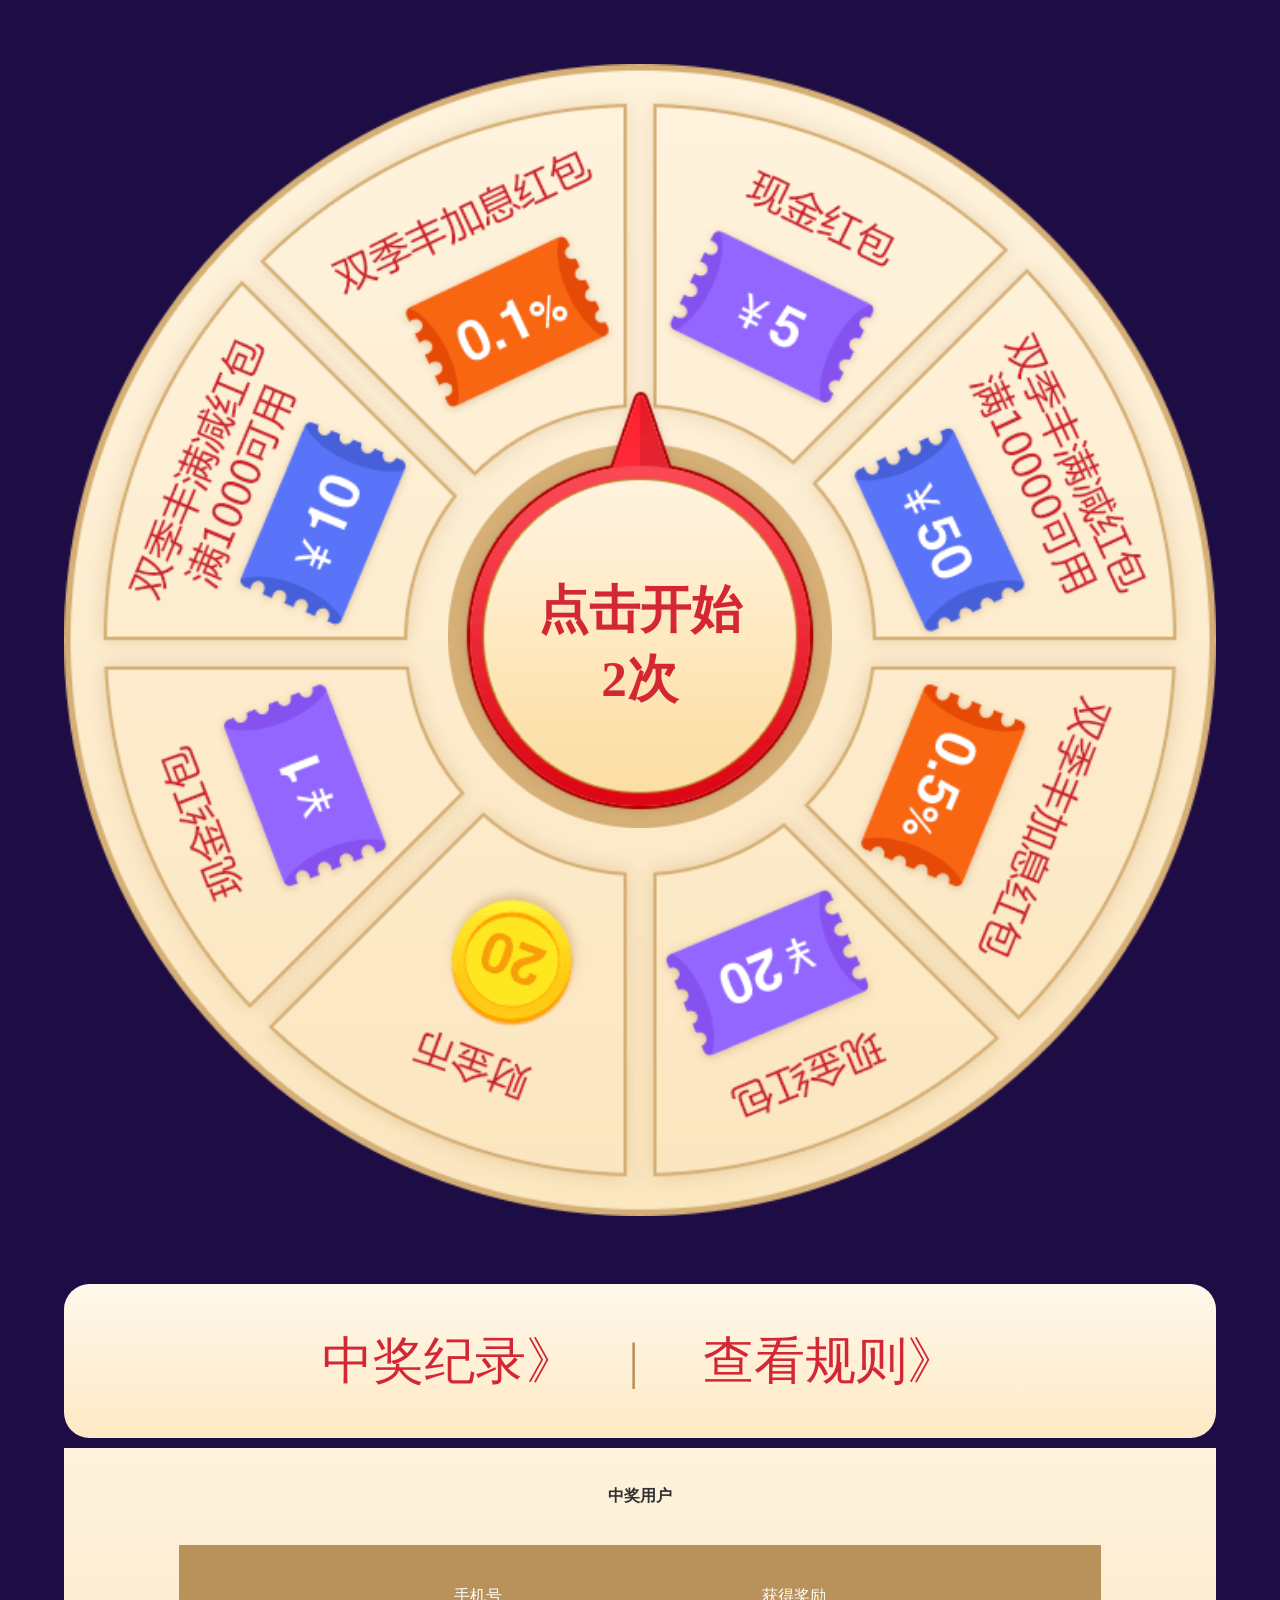
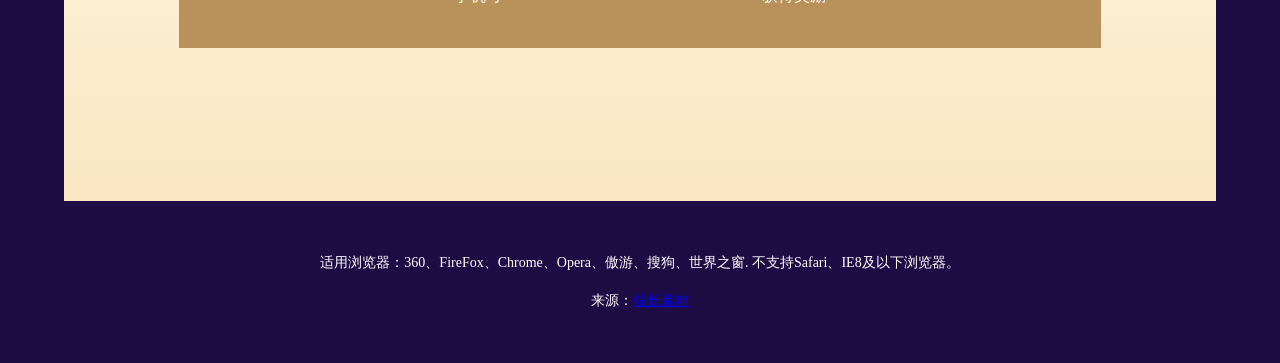
<file: 16幸运大转盘/index.html>
﻿<!DOCTYPE html>
<html lang="en">
<head>
<meta charset="UTF-8">
<meta name="viewport" content="width=device-width, minimum-scale=1.0, maximum-scale=1.0">
<title>jQuery手机转盘抽奖代码 - 站长素材</title>

<link rel="stylesheet" type="text/css" href="css/index.css">

</head>
<body>

<div class="zp-box">
	<div class="dp-box">
		<img src="img/dipan.png" class="g-lottery-img">
	</div>
	<div class="zhizhen">
		<img src="img/zhizhen.png">
		<div id="cishu-text">点击开始<br><span id="cishu">0</span>次</div>
	</div>
</div>

<div class="jl">
	<p>
		<span id="zjjl">中奖纪录》</span>|<span id="look-gz">查看规则》</span>
	</p>
</div>
<div class="gdbox">
	<strong>中奖用户</strong>
	<p id="tit">
		<span>手机号</span>
		<span>获得奖励</span>
	</p>
	<div class="zhongj-bbk">
		<div class="zhongj-bb">
			<div class="zhongj-bbl" id="colee" style="overflow:hidden;">
				<div id="colee1"></div>
				<div id="colee2"></div>
			</div>
			<div class="zhongj-bbr" id="coleer" style="overflow:hidden;">
				<div id="coleer1" ></div>
				<div id="coleer2"></div>
			</div>
		</div>
	</div>
</div>

<!--遮罩&弹框-->
<div class="zz"></div>
<!--超级返现规则-->
<div class="cjfx">
	<img src="img/close.png" class="cjgz-c">
	<img src="img/cjgz.png" id="cjgz-img">
</div>
<!--转盘规则-->
<div class="zpgz">
	<img src="img/close.png" class="cjgz-c">
	<img src="img/zpgz.png" id="cjgz-img">
</div>
<!--中奖纪录-->
<div class="zj">
	<img src="img/close.png" class="cjgz-c">
	<img src="img/zjjl-img.png" id="cjgz-img">
	<div class="zj-content">
		<p>
			<span id="mytime">时间</span>
			<span id="myjl">获得奖励</span>
		</p>
		<ul>
			<li><span>2017.10.31</span><span>0.3%己烯醛</span></li>
			<li><span>2017.10.31</span><span>0.3%己烯醛</span></li>
			<li><span>2017.10.31</span><span>0.3%己烯醛</span></li>
			<li><span>2017.10.31</span><span>0.3%己烯醛</span></li>
			<li><span>2017.10.31</span><span>0.3%己烯醛</span></li>
			<li><span>2017.10.31</span><span>0.3%己烯醛</span></li>
		</ul>
	</div>
</div>
<!-- 无次数提示弹框 -->
<div class="wcs">
	<img src="img/close.png" class="cjgz-c">
	<img src="img/wcs-tk.png" class="wcs-img">
	<img src="img/ok-img.png" class="ok-img">
</div>
<!-- 当日是否投资弹框 -->
<div class="today">
	<img src="img/close.png" class="cjgz-c">
	<img src="img/tz-tk.png" class="tz-img">
	<img src="img/ok-img.png" class="ok-img">
</div>
<!-- 抽到奖励弹框 -->
<div class="jl-tk">
	<img src="img/close.png" class="cjgz-c">
	<img src="img/zj-tk.png" class="zj-img">
	<img src="img/ok-img.png" class="ok-img">
	<p class="texts">恭喜您已获得<br>双季丰满减红包满1000可用50元</p>
</div>
<script type="text/javascript" src="js/jquery.min.js"></script>
<script type="text/javascript" src="js/jquery.rotate.js"></script>
<script type="text/javascript" src="js/jquery.easing.min.js"></script>
<script type="text/javascript" src="js/jquery.jsonp.js"></script>
<script type="text/javascript" src="js/index.js"></script>

<div style="text-align:center;margin:50px 0; font:normal 14px/24px 'MicroSoft YaHei';">
<p>适用浏览器：360、FireFox、Chrome、Opera、傲游、搜狗、世界之窗. 不支持Safari、IE8及以下浏览器。</p>
<p>来源：<a href="http://sc.chinaz.com/" target="_blank">站长素材</a></p>
</div>
</body>
</html>
</file>
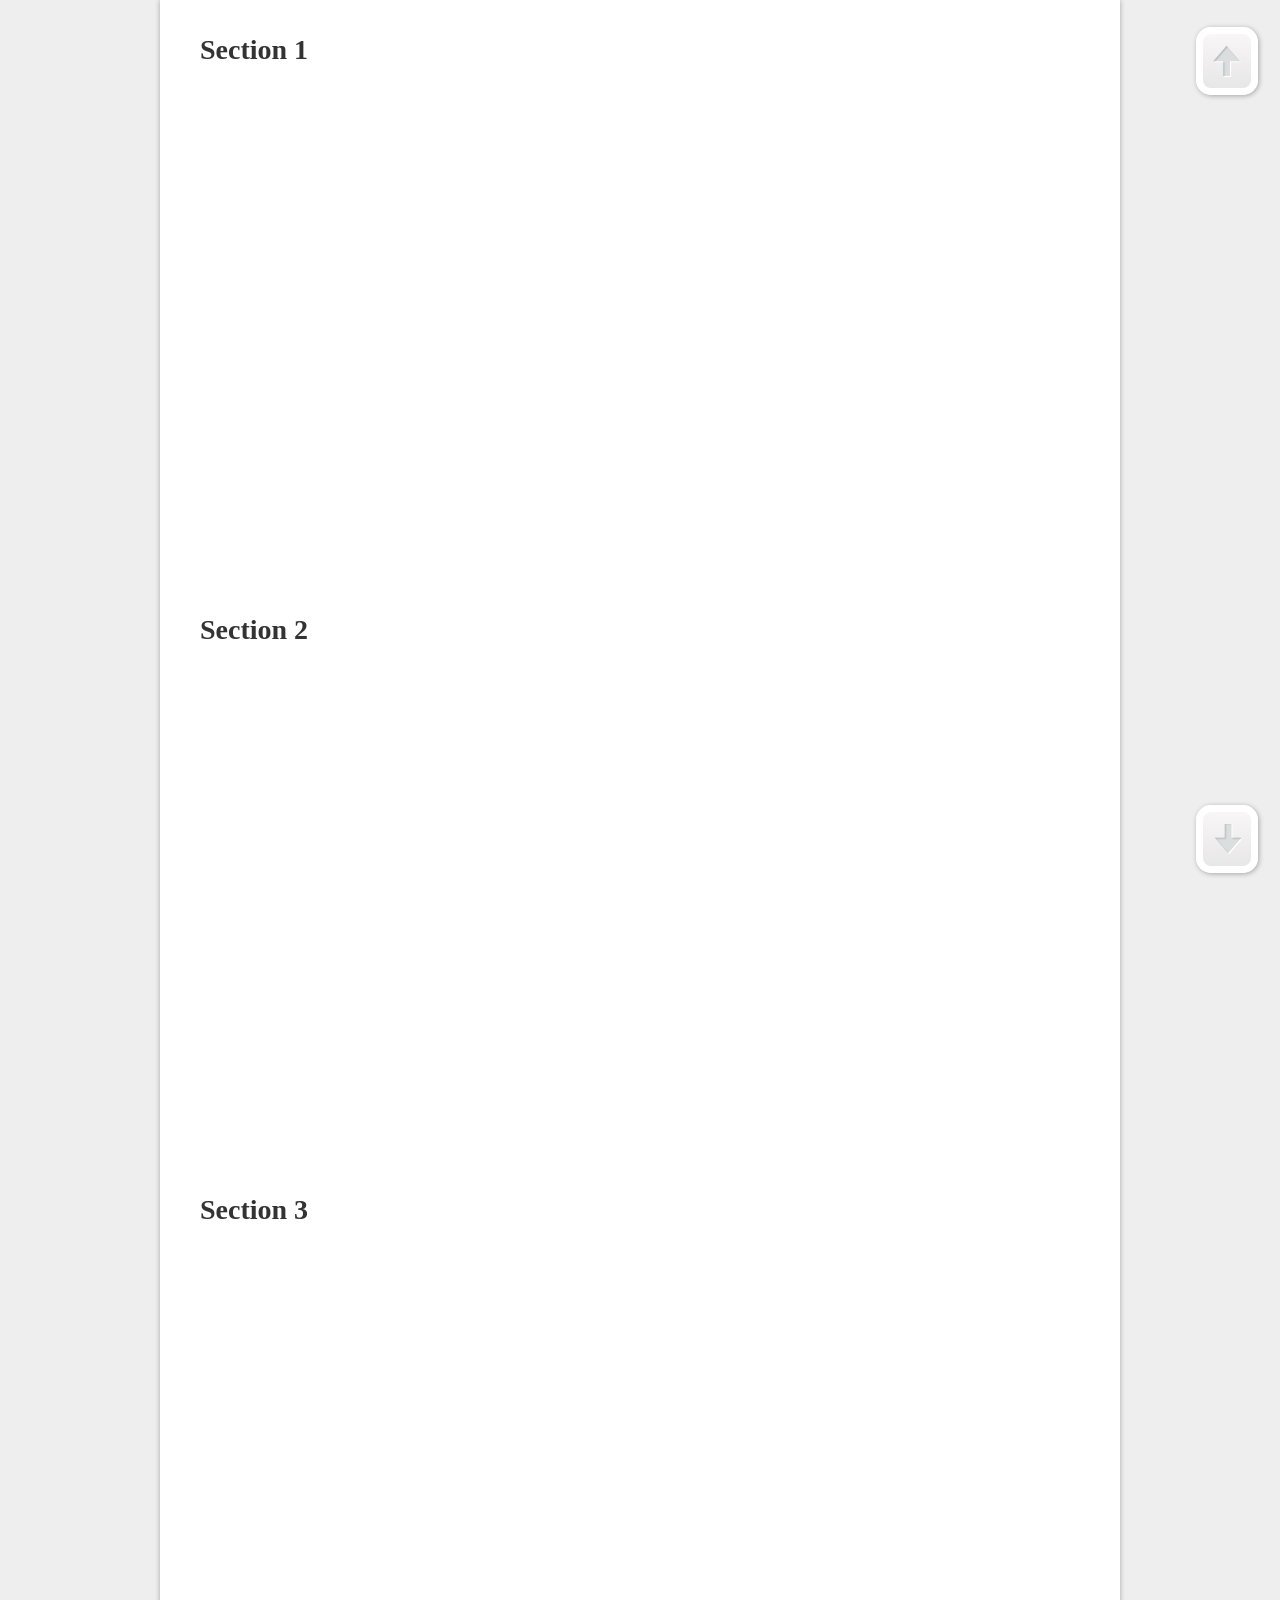
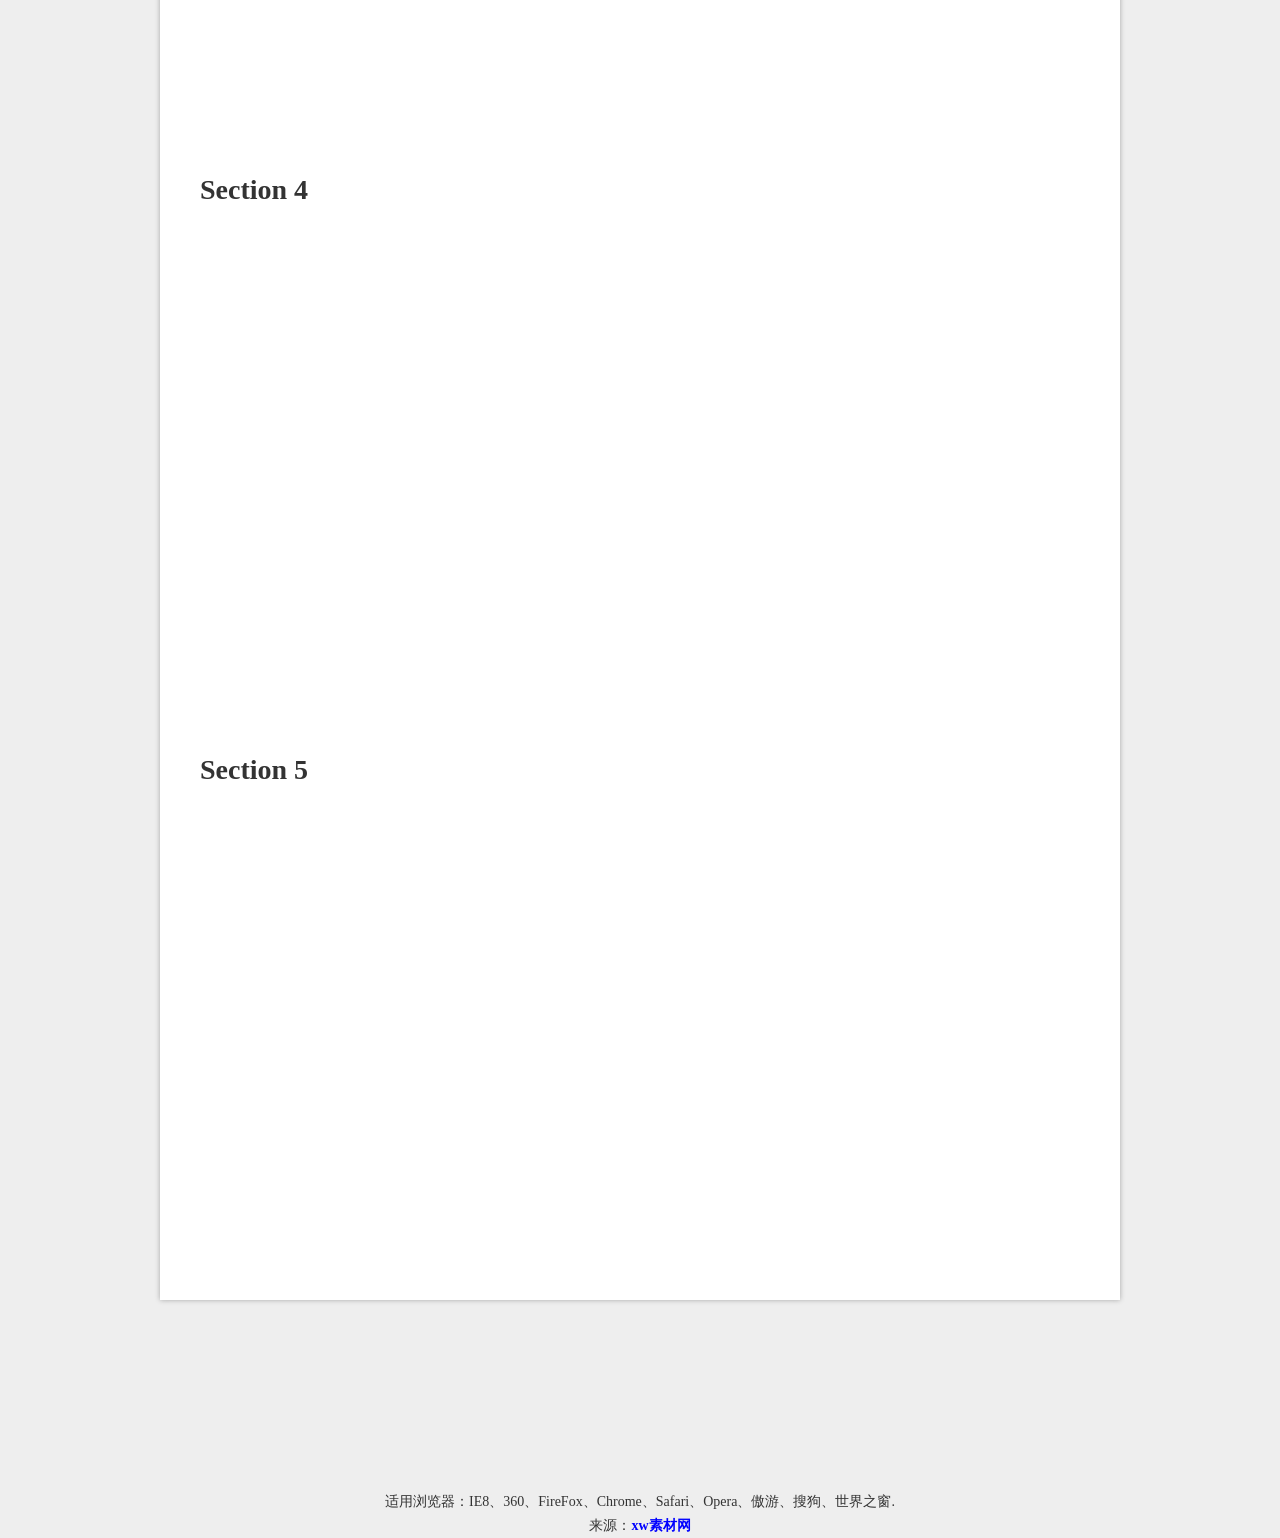
<file: 08分版块上下滚动/scroll/index.html>
﻿<!DOCTYPE html>
<html>
<head>
<meta http-equiv="Content-Type" content="text/html; charset=utf-8" />
<title>jquery左侧滑动可定位网页（支持上下滑动）</title>
<link rel="stylesheet" href="css/demo.css" type="text/css" media="all" />
<script src="http://libs.baidu.com/jquery/1.10.2/jquery.min.js"></script>
<script type="text/javascript" src="js/pagescroller.min.js"></script>
<script type="text/javascript">
$(document).ready(function(){
	var navLabel = new Array('Introduction', 'How It Works', "What's Included?", 'Documentation', 'Download Plugin');
	$('#main').pageScroller({ navigation: navLabel });
	$('.next').click(function(e){
		e.preventDefault();
		pageScroller.next();
	});
	$('.prev').click(function(e){
		e.preventDefault();
		pageScroller.prev();
	});
});	
</script>
</head>
<body>
<div id="div_box" class="light">
	<a href="#" class="prev"><img src="./images/icon_arrow-up_light.png" alt="" width="28" height="31" /></a>
	<a href="#" class="next"><img src="./images/icon_arrow-down_light.png" alt="" width="28" height="31" /></a>	</div>
<div id="wrapper">
	<div id="main">
		<div class="section"><h1>Section 1</h1></div>
		<div class="section"><h1>Section 2</h1></div>
		<div class="section"><h1>Section 3</h1></div>
		<div class="section"><h1>Section 4</h1></div>
		<div class="section"><h1>Section 5</h1></div>
	</div><!-- [END] #main -->
</div><!-- [END] #wrapper -->
<div style="text-align:center;margin:50px 0; font:normal 14px/24px 'MicroSoft YaHei';">
<p>适用浏览器：IE8、360、FireFox、Chrome、Safari、Opera、傲游、搜狗、世界之窗.</p>
<p>来源：<a href="http://www.xwcms.net/" target="_blank">xw素材网</a></p>
</div>
</body>
</html>
</file>
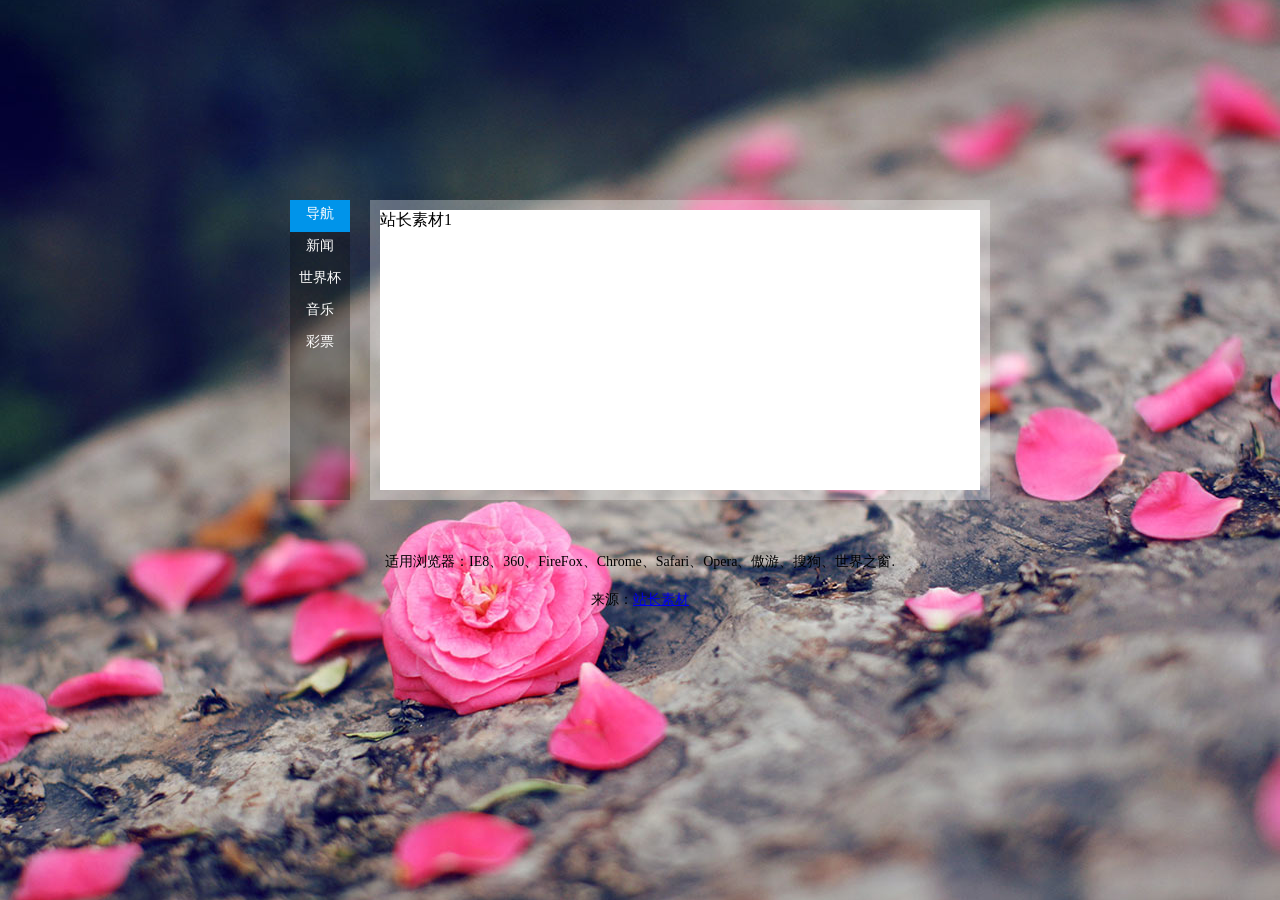
<file: 09页面上下滚动效果/jiaoben3103/index.html>
﻿<!DOCTYPE html PUBLIC "-//W3C//DTD XHTML 1.0 Transitional//EN" "http://www.w3.org/TR/xhtml1/DTD/xhtml1-transitional.dtd">
<html xmlns="http://www.w3.org/1999/xhtml">
<head>
<meta http-equiv="Content-Type" content="text/html; charset=utf-8" />
<title>jQuery仿百度首页滑动选项卡代码 - 站长素材</title>

<style type="text/css">
body{background:url(images/65.jpg) no-repeat fixed center center;}
.clear{clear:both;}
.main-page{margin:200px auto 0 auto;width:700px;height:300px;}
.main-page .left, .main-page .right{float:left;}
.main-page .nav-back{width:60px;height:300px;background:#000;opacity:.3;filter:alpha(opacity=30);}
.main-page .nav{position:relative;margin-top:-300px;width:60px;text-align:center;font-size:14px;font-family:"微软雅黑";color:#fff;}
.main-page .nav div{height:32px;line-height:28px;}
.main-page .nav div.on{background:#0094ea;}
.main-page .right{width:620px;height:300px;margin-left:20px;}
.main-page .content-back{width:620px;height:300px;background:#fff;opacity:.3;}
.main-page .content{position:relative;width:600px;height:280px;margin-top:-300px;padding:10px;overflow:hidden;}
.main-page .content div{width:600px;height:280px;margin-bottom:10px;background:#fff;}
</style>

</head>
<body>

<div class="main-page">
	<div class="left">
		<div class="nav-back"></div>
		<div class="nav">
			<div class="on">导航</div>
			<div>新闻</div>
			<div>世界杯</div>
			<div>音乐</div>
			<div>彩票</div>
		</div>
	</div>
	<div class="right">
		<div class="content-back"></div>
		<div class="content">
			<div>站长素材1</div>
			<div>站长素材2</div>
			<div>站长素材3</div>
			<div>站长素材4</div>
			<div>站长素材5</div>
		</div>
	</div>
	<div class="clear"></div>
</div>

<script type="text/javascript" src="js/jquery-1.11.1.min.js"></script>
<script type="text/javascript">
$(".main-page .nav div").mouseenter(function () {
	var $this = $(this);
	var index = $this.index();
}).mouseleave(function () {
	var $this = $(this);
	var index = $this.index();
}).click(function () {
	var $this = $(this);
	var index = $this.index();
	var l = -(index * 290);
	$(".main-page .nav div").removeClass("on");
	$(".main-page .nav div").eq(index).addClass("on");
	$(".main-page .content div:eq(0)").stop().animate({ "margin-top": l }, 500);
});
</script>

<div style="text-align:center;margin:50px 0; font:normal 14px/24px 'MicroSoft YaHei';">
<p>适用浏览器：IE8、360、FireFox、Chrome、Safari、Opera、傲游、搜狗、世界之窗. </p>
<p>来源：<a href="http://sc.chinaz.com/" target="_blank">站长素材</a></p>
</div>
</body>
</html>
</file>
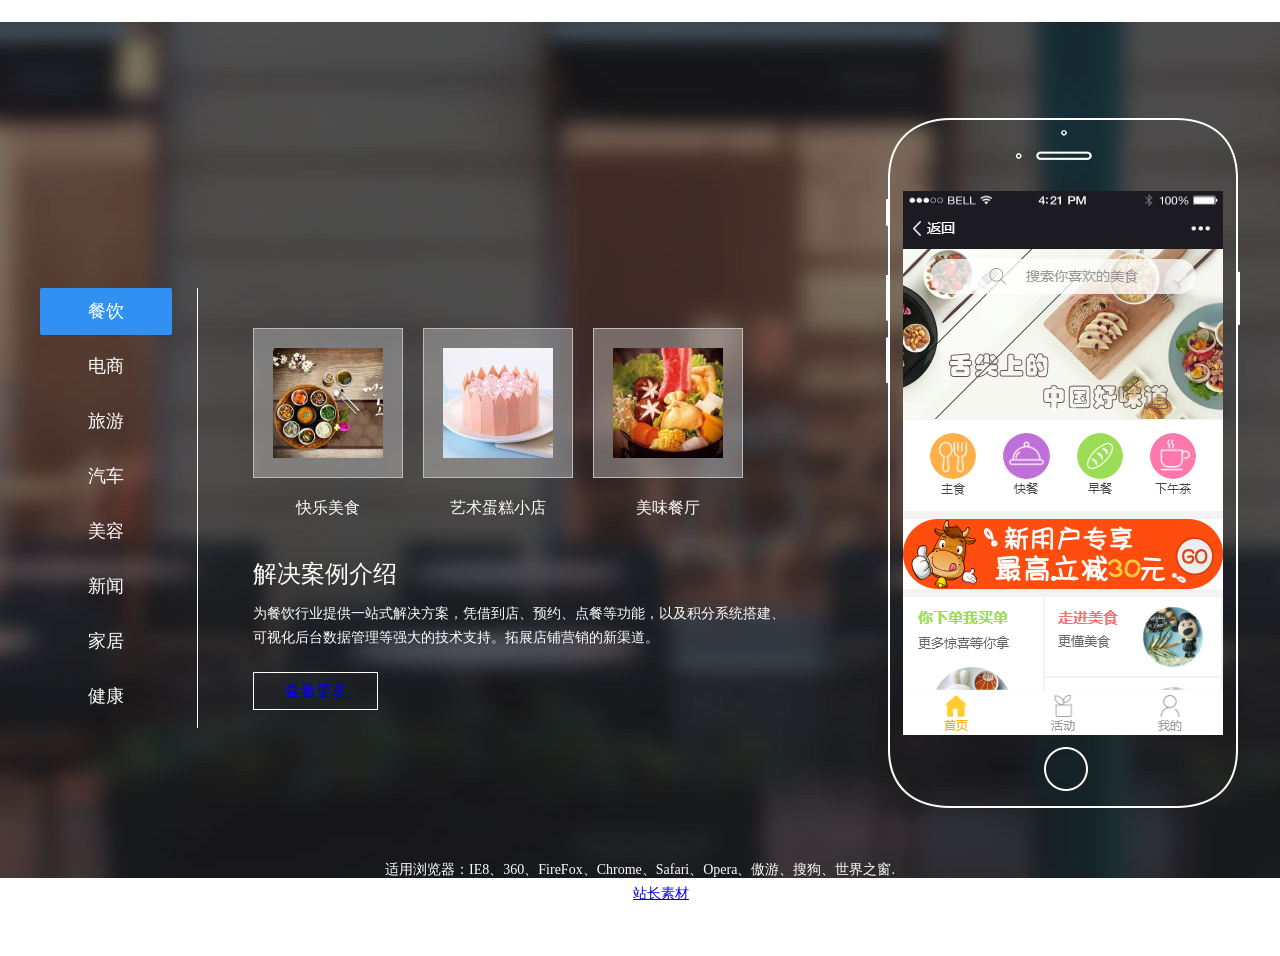
<file: 09页面上下滚动效果/jiaoben5501/index.html>
﻿<!DOCTYPE html PUBLIC "-//W3C//DTD XHTML 1.0 Transitional//EN" "http://www.w3.org/TR/xhtml1/DTD/xhtml1-transitional.dtd">
<html xmlns="http://www.w3.org/1999/xhtml">
<head>
<meta http-equiv="Content-Type" content="text/html; charset=utf-8" />
<title>jQuery上下滑动选项卡切换代码 - 站长素材</title>

<style type="text/css">
body{background:url(images/65.jpg) no-repeat fixed center center;}
form,ul,li,ol,dl,dt,dd,p,i,h1,h2,h3,h4,h5,h6{ margin:0; padding:0}
ul,li{ list-style:none}  img{ border:0}  .dp{ display:block}
.tc{ text-align:center}  .fl{ float:left} .fr{ float:right}
.clear{clear:both;}   .clearfix:after{content:"."; display:block; visibility:hidden; height:0; clear:both}
.main-page {
	margin: 0 auto;
	width: 1200px
}

.main-page .left {
	padding-right: 25px;
	border-right: 1px #fff solid;
	margin-top: 280px
}

.main-page .left,
.main-page .right {
	float: left;
}

.main-page .nav-back {
	height: 300px;
}

.main-page .nav {
	position: relative;
	margin-top: -300px;
	width: 132px;
	text-align: center;
	font-size: 18px;
	font-family: "微软雅黑";
	color: #fff;
}

.main-page .nav div {
	height: 47px;
	line-height: 47px;
	margin-bottom: 8px;
	border-radius: 2px;
	cursor: pointer;
}

.main-page .nav div.on {
	background: #3091f2;
}

.main-page .right {
	width: 987px;
	height: 800px;
	margin-left: 55px;
}

.main-page .content {
	position: relative;
	width: 987px;
	height: 800px;
	overflow: hidden;
}

.main-page .content .con-ggh {
	width: 987px;
	height: 800px;
}

.con-ggh ul {
	padding-top: 20px;
	display: block
}

.con-ggh ul li {
	padding-top: 20px;
	margin-right: 20px;
	float: left
}

.list-pic {
	background-color: rgba(255, 255, 255, 0.3);
	padding: 19px;
	width: 110px;
	height: 110px;
	border: 1px solid #b9babe;
}

.list-pic img {
	width: 110px;
	height: 110px;
	display: block
}

.con-ggh .item-name {
	padding: 20px 0;
	height: 20px;
	width: 150px;
	font-size: 16px;
	text-align: center;
	color: #fff;
	line-height: 20px;
	overflow: hidden;
	text-overflow: ellipsis;
	white-space: nowrap;
}

.b-intro {
	margin-top: 20px
}

.b-intro span {
	font-size: 24px;
	margin-bottom: 12px;
	color: #fff
}

.b-intro p {
	width: 545px;
	height: 45px;
	line-height: 24px;
	overflow: hidden;
	color: #fff;
	font-size: 14px
}

.ck-m {
	width: 123px;
	height: 36px;
	line-height: 36px;
	border: 1px #fff solid;
	margin-top: 25px
}

.zcinfo {
	width: 550px;
	margin-top: 280px
}

.ptpic-dl,
.ptpic-dl img {
	width: 354px;
	height: 690px
}

.ptpic-dl {
	margin-top: 110px
}
</style>

</head>
<body>

<div class="main-page">
	<div class="left">
		<div class="nav-back"></div>
		<div class="nav">
			<div class="on">餐饮</div>
			<div>电商</div>
			<div>旅游</div>
			<div>汽车</div>
			<div>美容</div>
			<div>新闻</div>
			<div>家居</div>
			<div>健康</div>
		</div>
	</div>
	<div class="right">
		<div class="content">
			<div class="con-ggh">
                 <div class="zcinfo fl">
				 <ul class="clearfix">
				 	<li>
				 		<div class="list-pic"><img alt="" src="images/214a.png" /></div>
                        <p class="item-name">快乐美食</p>
				 	</li>
				 	<li>
                        <div class="list-pic"><img alt="" src="images/214.jpg" /></div>
                        <p class="item-name">艺术蛋糕小店</p>
                    </li>
				 	<li>
                        <div class="list-pic"><img alt="" src="images/42f.jpg" /></div>
                        <p class="item-name">美味餐厅</p>
                    </li>
				 </ul>
                 <div class="b-intro">
                      <span class="dp">解决案例介绍</span>
                      <p>为餐饮行业提供一站式解决方案，凭借到店、预约、点餐等功能，以及积分系统搭建、可视化后台数据管理等强大的技术支持。拓展店铺营销的新渠道。</p>
                      <a href="#" class="ck-m bs tc dp">查看更多</a>
                 </div>
                 </div>
                 <div class="ptpic-dl fr"><img alt="" src="images/sj-pic-pt.png" /></div>
			</div>
			<div class="con-ggh">
                 <div class="zcinfo fl">
				 <ul class="clearfix">
				 	<li>
				 		<div class="list-pic"><img alt="" src="images/214a.png" /></div>
                        <p class="item-name">快乐美食</p>
				 	</li>
				 	<li>
                        <div class="list-pic"><img alt="" src="images/214.jpg" /></div>
                        <p class="item-name">艺术蛋糕小店</p>
                    </li>
				 	<li>
                        <div class="list-pic"><img alt="" src="images/42f.jpg" /></div>
                        <p class="item-name">美味餐厅</p>
                    </li>
				 </ul>
                 <div class="b-intro">
                      <span class="dp">解决案例介绍</span>
                      <p>为餐饮行业提供一站式解决方案，凭借到店、预约、点餐等功能，以及积分系统搭建、可视化后台数据管理等强大的技术支持。拓展店铺营销的新渠道。</p>
                      <a href="#" class="ck-m bs tc dp">查看更多</a>
                 </div>
                 </div>
                 <div class="ptpic-dl fr"><img alt="" src="images/sj-pic-pt.png" /></div>
            </div>
			<div class="con-ggh">
                 <div class="zcinfo fl">
				 <ul class="clearfix">
				 	<li>
				 		<div class="list-pic"><img alt="" src="images/214a.png" /></div>
                        <p class="item-name">快乐美食</p>
				 	</li>
				 	<li>
                        <div class="list-pic"><img alt="" src="images/214.jpg" /></div>
                        <p class="item-name">艺术蛋糕小店</p>
                    </li>
				 	<li>
                        <div class="list-pic"><img alt="" src="images/42f.jpg" /></div>
                        <p class="item-name">美味餐厅</p>
                    </li>
				 </ul>
                 <div class="b-intro">
                      <span class="dp">解决案例介绍</span>
                      <p>为餐饮行业提供一站式解决方案，凭借到店、预约、点餐等功能，以及积分系统搭建、可视化后台数据管理等强大的技术支持。拓展店铺营销的新渠道。</p>
                      <a href="#" class="ck-m bs tc dp">查看更多</a>
                 </div>
                 </div>
                 <div class="ptpic-dl fr"><img alt="" src="images/sj-pic-pt.png" /></div>
            </div>
			<div class="con-ggh">
                 <div class="zcinfo fl">
				 <ul class="clearfix">
				 	<li>
				 		<div class="list-pic"><img alt="" src="images/214a.png" /></div>
                        <p class="item-name">快乐美食</p>
				 	</li>
				 	<li>
                        <div class="list-pic"><img alt="" src="images/214.jpg" /></div>
                        <p class="item-name">艺术蛋糕小店</p>
                    </li>
				 	<li>
                        <div class="list-pic"><img alt="" src="images/42f.jpg" /></div>
                        <p class="item-name">美味餐厅</p>
                    </li>
				 </ul>
                 <div class="b-intro">
                      <span class="dp">解决案例介绍</span>
                      <p>为餐饮行业提供一站式解决方案，凭借到店、预约、点餐等功能，以及积分系统搭建、可视化后台数据管理等强大的技术支持。拓展店铺营销的新渠道。</p>
                      <a href="#" class="ck-m bs tc dp">查看更多</a>
                 </div>
                 </div>
                 <div class="ptpic-dl fr"><img alt="" src="images/sj-pic-pt.png" /></div>
            </div>
			<div class="con-ggh">
                 <div class="zcinfo fl">
				 <ul class="clearfix">
				 	<li>
				 		<div class="list-pic"><img alt="" src="images/214a.png" /></div>
                        <p class="item-name">快乐美食</p>
				 	</li>
				 	<li>
                        <div class="list-pic"><img alt="" src="images/214.jpg" /></div>
                        <p class="item-name">艺术蛋糕小店</p>
                    </li>
				 	<li>
                        <div class="list-pic"><img alt="" src="images/42f.jpg" /></div>
                        <p class="item-name">美味餐厅</p>
                    </li>
				 </ul>
                 <div class="b-intro">
                      <span class="dp">解决案例介绍</span>
                      <p>为餐饮行业提供一站式解决方案，凭借到店、预约、点餐等功能，以及积分系统搭建、可视化后台数据管理等强大的技术支持。拓展店铺营销的新渠道。</p>
                      <a href="#" class="ck-m bs tc dp">查看更多</a>
                 </div>
                 </div>
                 <div class="ptpic-dl fr"><img alt="" src="images/sj-pic-pt.png" /></div>
            </div>
            <div class="con-ggh">
                 <div class="zcinfo fl">
				 <ul class="clearfix">
				 	<li>
				 		<div class="list-pic"><img alt="" src="images/214a.png" /></div>
                        <p class="item-name">快乐美食</p>
				 	</li>
				 	<li>
                        <div class="list-pic"><img alt="" src="images/214.jpg" /></div>
                        <p class="item-name">艺术蛋糕小店</p>
                    </li>
				 	<li>
                        <div class="list-pic"><img alt="" src="images/42f.jpg" /></div>
                        <p class="item-name">美味餐厅</p>
                    </li>
				 </ul>
                 <div class="b-intro">
                      <span class="dp">解决案例介绍</span>
                      <p>为餐饮行业提供一站式解决方案，凭借到店、预约、点餐等功能，以及积分系统搭建、可视化后台数据管理等强大的技术支持。拓展店铺营销的新渠道。</p>
                      <a href="#" class="ck-m bs tc dp">查看更多</a>
                 </div>
                 </div>
                 <div class="ptpic-dl fr"><img alt="" src="images/sj-pic-pt.png" /></div>
            </div>
			<div class="con-ggh">
                 <div class="zcinfo fl">
				 <ul class="clearfix">
				 	<li>
				 		<div class="list-pic"><img alt="" src="images/214a.png" /></div>
                        <p class="item-name">快乐美食</p>
				 	</li>
				 	<li>
                        <div class="list-pic"><img alt="" src="images/214.jpg" /></div>
                        <p class="item-name">艺术蛋糕小店</p>
                    </li>
				 	<li>
                        <div class="list-pic"><img alt="" src="images/42f.jpg" /></div>
                        <p class="item-name">美味餐厅</p>
                    </li>
				 </ul>
                 <div class="b-intro">
                      <span class="dp">解决案例介绍</span>
                      <p>为餐饮行业提供一站式解决方案，凭借到店、预约、点餐等功能，以及积分系统搭建、可视化后台数据管理等强大的技术支持。拓展店铺营销的新渠道。</p>
                      <a href="#" class="ck-m bs tc dp">查看更多</a>
                 </div>
                 </div>
                 <div class="ptpic-dl fr"><img alt="" src="images/sj-pic-pt.png" /></div>
            </div>
			<div class="con-ggh">
                 <div class="zcinfo fl">
				 <ul class="clearfix">
				 	<li>
				 		<div class="list-pic"><img alt="" src="images/214a.png" /></div>
                        <p class="item-name">快乐美食</p>
				 	</li>
				 	<li>
                        <div class="list-pic"><img alt="" src="images/214.jpg" /></div>
                        <p class="item-name">艺术蛋糕小店</p>
                    </li>
				 	<li>
                        <div class="list-pic"><img alt="" src="images/42f.jpg" /></div>
                        <p class="item-name">美味餐厅</p>
                    </li>
				 </ul>
                 <div class="b-intro">
                      <span class="dp">解决案例介绍</span>
                      <p>为餐饮行业提供一站式解决方案，凭借到店、预约、点餐等功能，以及积分系统搭建、可视化后台数据管理等强大的技术支持。拓展店铺营销的新渠道。</p>
                      <a href="#" class="ck-m bs tc dp">查看更多</a>
                 </div>
                 </div>
                 <div class="ptpic-dl fr"><img alt="" src="images/sj-pic-pt.png" /></div>
            </div>
		</div>
	</div>
	<div class="clear"></div>
</div>

<script type="text/javascript" src="js/jquery-1.11.1.min.js"></script>
<script type="text/javascript">
$(".main-page .nav div").click(function () {
	var $this = $(this);
	var index = $this.index();
	var l = -(index * 800);
	$(".main-page .nav div").removeClass("on");
	$(".main-page .nav div").eq(index).addClass("on");
	$(".main-page .content .con-ggh:eq(0)").stop().animate({ "margin-top": l }, 500);
});
</script>

<div style="text-align:center;margin:50px 0; font:normal 14px/24px 'MicroSoft YaHei';color:#ffffff">
<p>适用浏览器：IE8、360、FireFox、Chrome、Safari、Opera、傲游、搜狗、世界之窗.</p>
<p>来源：<a href="http://sc.chinaz.com/" target="_blank">站长素材</a></p>
</div>
</body>
</html>
</file>
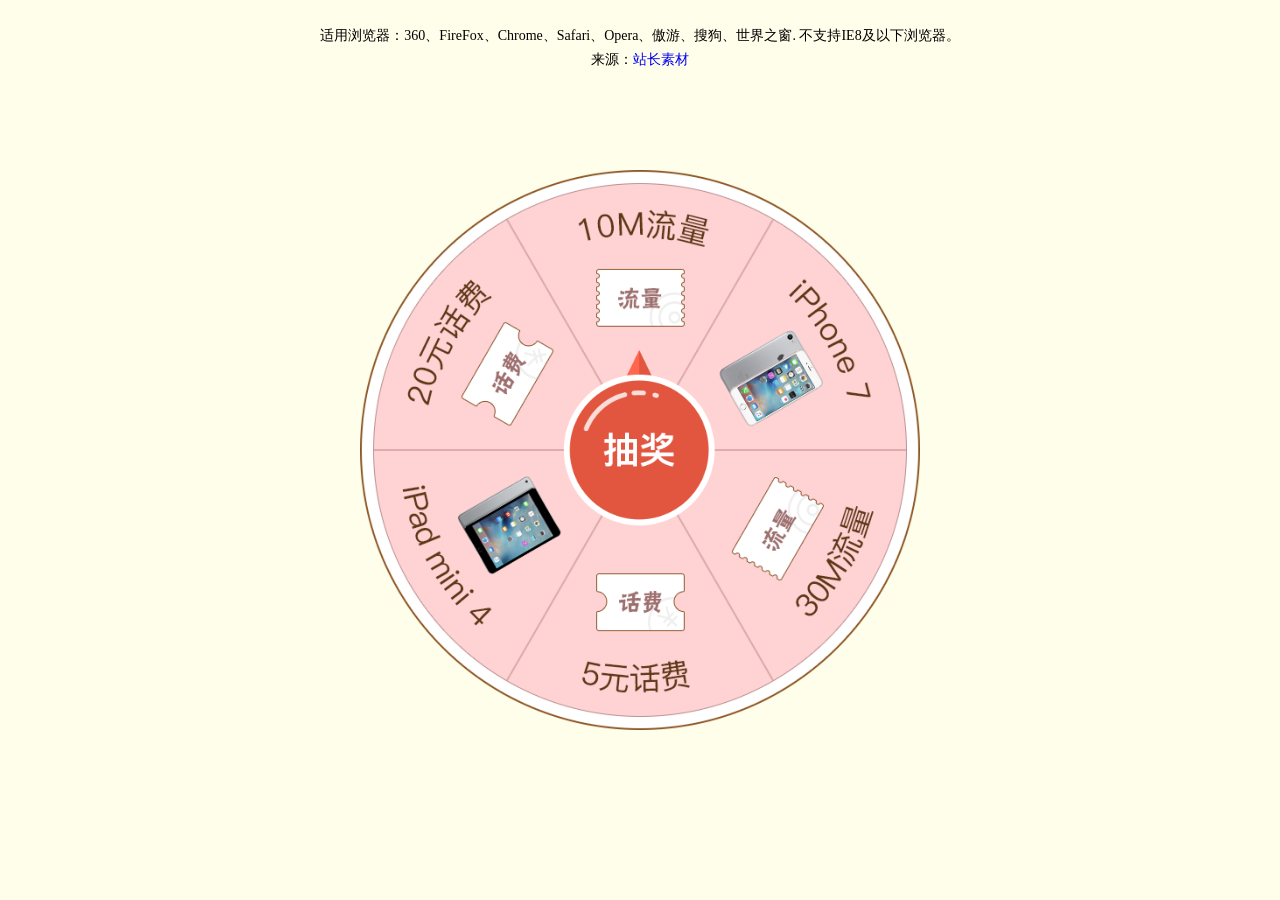
<file: 16幸运大转盘/jiaoben4521/index.html>
<!DOCTYPE html>
<html lang="en">
<head>
<meta charset="UTF-8">
<title>适合移动网站的大转盘抽奖代码 - 站长素材</title>
<meta name="viewport" content="width=device-width, initial-scale=1, maximum-scale=1, user-scalable=no">

<link rel="stylesheet" href="css/kinerLottery.css">

</head>
<body>

<div id="box" class="box">
	<div class="outer KinerLottery KinerLotteryContent"><img src="images/zzsc.png"></div>
	<!-- 大专盘分为三种状态：活动未开始（no-start）、活动进行中(start)、活动结束(completed),可通过切换class进行切换状态，js会根据这3个class进行匹配状态 -->
	<div class="inner KinerLotteryBtn start"></div>
</div>

<script src="js/zepto.min.js"></script>
<script src="js/kinerLottery.js"></script>
<script>
	/**
	 * 根据转盘旋转角度判断获得什么奖品
	 * @param deg
	 * @returns {*}
	 */
	var whichAward = function(deg) {
		if ((deg > 330 && deg <= 360) || (deg > 0 && deg <= 30)) { //10M流量
			return "三网通流量 10M";
		} else if ((deg > 30 && deg <= 90)) { //IPhone 7
			return "iPhone7";
		} else if (deg > 90 && deg <= 150) { //30M流量
			return "三网通流量 30M";
		} else if (deg > 150 && deg <= 210) { //5元话费
			return "话费5元";
		} else if (deg > 210 && deg <= 270) { //IPad mini 4
			return "ipad mini4";
		} else if (deg > 270 && deg <= 330) { //20元话费
			return "话费20元";
		}
	}
	var KinerLottery = new KinerLottery({
		rotateNum: 8, //转盘转动圈数
		body: "#box", //大转盘整体的选择符或zepto对象
		direction: 0, //0为顺时针转动,1为逆时针转动
		disabledHandler: function(key) {
			switch (key) {
				case "noStart":
					alert("活动尚未开始");
					break;
				case "completed":
					alert("活动已结束");
					break;
			}
		}, //禁止抽奖时回调
		clickCallback: function() {
			//此处访问接口获取奖品
			function random() {
				return Math.floor(Math.random() * 360);
			}
			this.goKinerLottery(random());
		}, //点击抽奖按钮,再次回调中实现访问后台获取抽奖结果,拿到抽奖结果后显示抽奖画面
		KinerLotteryHandler: function(deg) {
				alert("恭喜您获得:" + whichAward(deg));

			} //抽奖结束回调
	});
</script>

<div style="text-align:center;font:normal 14px/24px 'MicroSoft YaHei';"><br>
<p>适用浏览器：360、FireFox、Chrome、Safari、Opera、傲游、搜狗、世界之窗. 不支持IE8及以下浏览器。</p>
<p>来源：<a href="http://sc.chinaz.com/" target="_blank">站长素材</a></p>
</div>
</body>
</html>
</file>
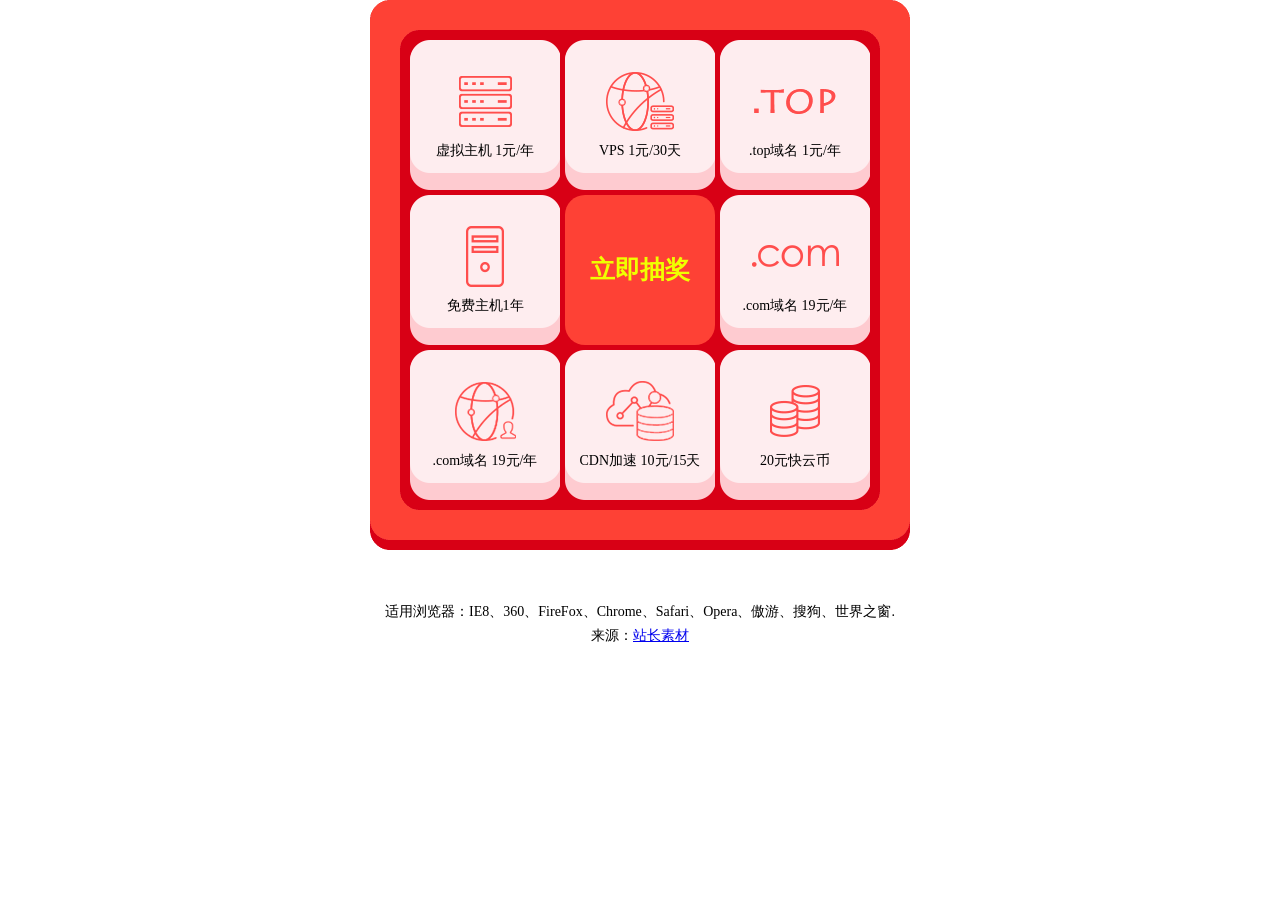
<file: 17抽奖方形转盘/jiaoben5402/index.html>
﻿<!DOCTYPE html>
<html lang="zh-CN">
<head>
<meta charset="utf-8">
<title>jQuery服务器购买抽奖活动源代码 - 站长素材</title>
<style type="text/css">
* { margin: 0; padding: 0; }
table { border-spacing: 0; border-collapse: collapse; text-align: center; }
.draw { width: 460px; height: 470px; margin: 0 auto; padding: 40px; background-image: url(images/bg.png);}
.draw .item { width: 150px; height: 150px; background-image: url(images/bg1.png); }
.draw .item.active { background-image: url(images/bg2.png); }
.draw .img { display: table-cell; width: 150px; height: 61px; vertical-align: middle; text-align: center; }
.draw .img img { vertical-align: top; }
.draw .gap { width: 5px; }
.draw .gap-2 { height: 5px; }
.draw .name { display: block; margin-top: 10px; font-size: 14px; }
.draw .draw-btn { display: block; height: 150px; line-height: 150px; border-radius: 20px; font-size: 25px; font-weight: 700; color: #f0ff00; background-color: #fe4135; text-decoration: none; }
.draw .draw-btn:hover { background-color: #fe8d85; }
</style>
</head>

<body>

<div class="draw" id="lottery">
	<table>
		<tr>
			<td class="item lottery-unit lottery-unit-0">
				<div class="img">
					<img src="images/img1.png" alt="">
				</div>
				<span class="name">虚拟主机 1元/年</span>
			</td>
			<td class="gap"></td>
			<td class="item lottery-unit lottery-unit-1">
				<div class="img">
					<img src="images/img2.png" alt="">
				</div>
				<span class="name">VPS 1元/30天</span>
			</td>
			<td class="gap"></td>
			<td class="item lottery-unit lottery-unit-2">
				<div class="img">
					<img src="images/img3.png" alt="">
				</div>
				<span class="name">.top域名 1元/年</span>
			</td>
		</tr>
		<tr>
			<td class="gap-2" colspan="5"></td>
		</tr>
		<tr>
			<td class="item lottery-unit lottery-unit-7">
				<div class="img">
					<img src="images/img4.png" alt="">
				</div>
				<span class="name">免费主机1年</span>
			</td>
			<td class="gap"></td>
			<td class=""><a class="draw-btn" href="javascript:">立即抽奖</a></td>
			<td class="gap"></td>
			<td class="item lottery-unit lottery-unit-3">
				<div class="img">
					<img src="images/img5.png" alt="">
				</div>
				<span class="name">.com域名 19元/年</span>
			</td>
		</tr>
		<tr>
			<td class="gap-2" colspan="5"></td>
		</tr>
		<tr>
			<td class="item lottery-unit lottery-unit-6">
				<div class="img">
					<img src="images/img7.png" alt="">
				</div>
				<span class="name">.com域名 19元/年</span>
			</td>
			<td class="gap"></td>
			<td class="item lottery-unit lottery-unit-5">
				<div class="img">
					<img src="images/img6.png" alt="">
				</div>
				<span class="name">CDN加速 10元/15天</span>
			</td>
			<td class="gap"></td>
			<td class="item lottery-unit lottery-unit-4">
				<div class="img">
					<img src="images/img8.png" alt="">
				</div>
				<span class="name">20元快云币</span>
			</td>
		</tr>
	</table>
</div>

<script type="text/javascript" src="js/jquery.min.js"></script>
<script type="text/javascript">
var lottery = {
	index: -1,    //当前转动到哪个位置，起点位置
	count: 0,     //总共有多少个位置
	timer: 0,     //setTimeout的ID，用clearTimeout清除
	speed: 20,    //初始转动速度
	times: 0,     //转动次数
	cycle: 50,    //转动基本次数：即至少需要转动多少次再进入抽奖环节
	prize: -1,    //中奖位置
	init: function(id) {
		if ($('#' + id).find('.lottery-unit').length > 0) {
			$lottery = $('#' + id);
			$units = $lottery.find('.lottery-unit');
			this.obj = $lottery;
			this.count = $units.length;
			$lottery.find('.lottery-unit.lottery-unit-' + this.index).addClass('active');
		};
	},
	roll: function() {
		var index = this.index;
		var count = this.count;
		var lottery = this.obj;
		$(lottery).find('.lottery-unit.lottery-unit-' + index).removeClass('active');
		index += 1;
		if (index > count - 1) {
			index = 0;
		};
		$(lottery).find('.lottery-unit.lottery-unit-' + index).addClass('active');
		this.index = index;
		return false;
	},
	stop: function(index) {
		this.prize = index;
		return false;
	}
};

function roll() {
	lottery.times += 1;
	lottery.roll(); //转动过程调用的是lottery的roll方法，这里是第一次调用初始化
	
	if (lottery.times > lottery.cycle + 10 && lottery.prize == lottery.index) {
		clearTimeout(lottery.timer);
		lottery.prize = -1;
		lottery.times = 0;
		click = false;
	} else {
		if (lottery.times < lottery.cycle) {
			lottery.speed -= 10;
		} else if (lottery.times == lottery.cycle) {
			var index = Math.random() * (lottery.count) | 0; //静态演示，随机产生一个奖品序号，实际需请求接口产生
			lottery.prize = index;		
		} else {
			if (lottery.times > lottery.cycle + 10 && ((lottery.prize == 0 && lottery.index == 7) || lottery.prize == lottery.index + 1)) {
				lottery.speed += 110;
			} else {
				lottery.speed += 20;
			}
		}
		if (lottery.speed < 40) {
			lottery.speed = 40;
		};
		lottery.timer = setTimeout(roll, lottery.speed); //循环调用
	}
	return false;
}

var click = false;

window.onload = function(){
	lottery.init('lottery');

	$('.draw-btn').click(function() {
		if (click) { //click控制一次抽奖过程中不能重复点击抽奖按钮，后面的点击不响应
			return false;
		} else {
			lottery.speed = 100;
			roll(); //转圈过程不响应click事件，会将click置为false
			click = true; //一次抽奖完成后，设置click为true，可继续抽奖
			return false;
		}
	});
};
</script>

<div style="text-align:center;margin:50px 0; font:normal 14px/24px 'MicroSoft YaHei';">
<p>适用浏览器：IE8、360、FireFox、Chrome、Safari、Opera、傲游、搜狗、世界之窗.</p>
<p>来源：<a href="http://sc.chinaz.com/" target="_blank">站长素材</a></p>
</div>
</body>
</html>
</file>
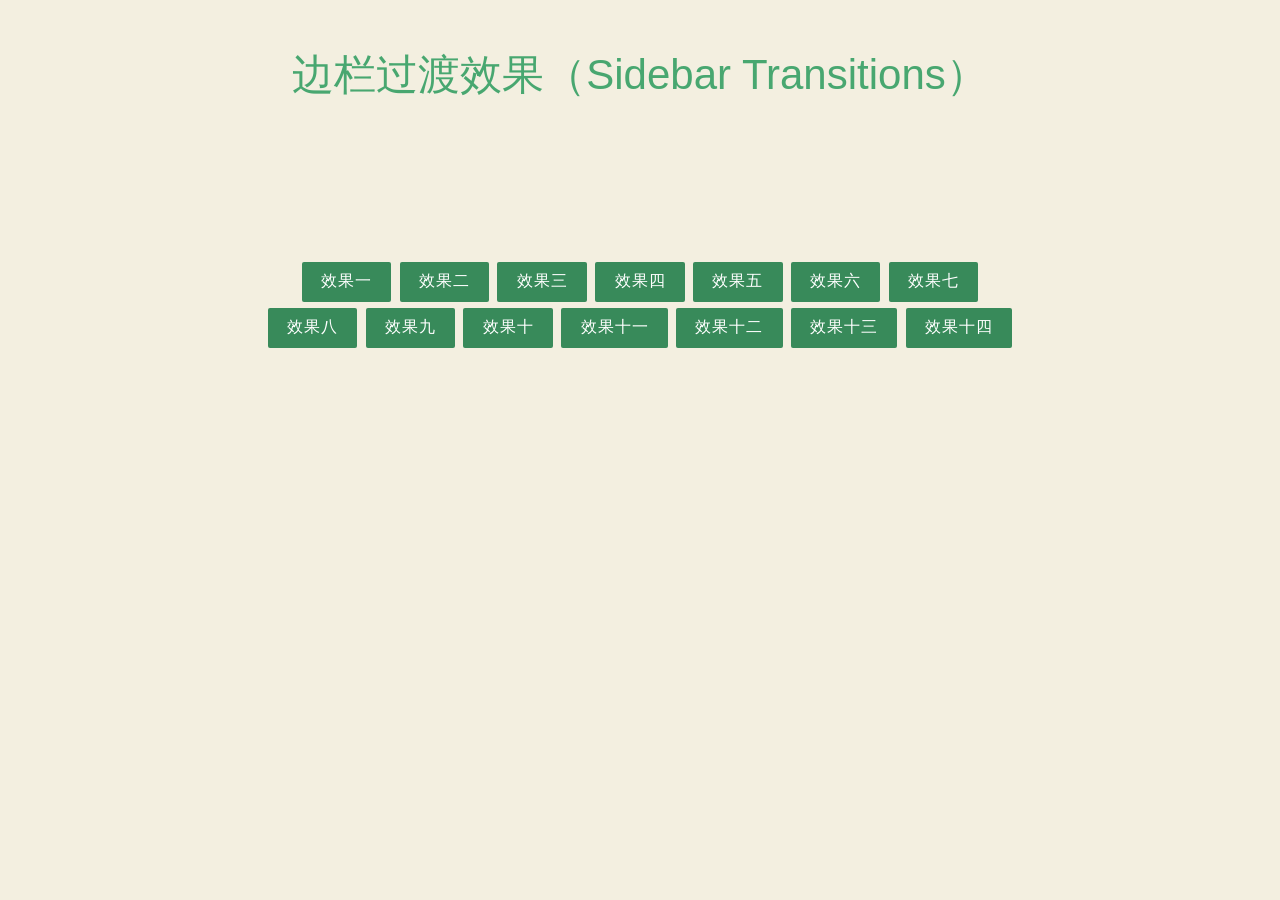
<file: 03轮播图/1边栏目过渡/sidebar-transitions/index.html>
<!DOCTYPE html>
<html lang="zh-cn" class="no-js">
	<head>
		<meta charset="UTF-8" />
		<meta http-equiv="X-UA-Compatible" content="IE=edge,chrome=1"> 
		<meta name="viewport" content="width=device-width, initial-scale=1.0"> 
		<title>边栏过渡效果（Sidebar Transitions）</title>
		<meta name="description" content="Sidebar Transitions: Transition effects for off-canvas views" />
		<meta name="keywords" content="transition, off-canvas, navigation, effect, 3d, css3, smooth" />
		<meta name="author" content="Codrops" />
		<link rel="shortcut icon" href="../favicon.ico">
		<link rel="stylesheet" type="text/css" href="css/normalize.css" />
		<link rel="stylesheet" type="text/css" href="css/demo.css" />
		<!-- <link rel="stylesheet" type="text/css" href="css/icons.css" /> -->
		<link rel="stylesheet" type="text/css" href="css/component.css" />
		<style>
		.top-banner {
			z-index: 999;
			text-align: right;
			height: 30px !important;
			line-height: 30px !important;
		}
		.top-banner a {
			color:green !important;
			text-shadow: none;
		}
		.column {
			margin: 60px auto;
			float: none;
			text-align: center;
			width: 75%;
			min-height: 100px;
		}
		</style>
		<script src="js/modernizr.custom.js"></script>
		<link rel="stylesheet" href="http://dreamsky.github.io/main/blog/common/init.css">
		<script src="http://dreamsky.github.io/main/blog/common/jquery.min.js"></script>
		<script src="http://dreamsky.github.io/main/blog/common/init.js"></script>		
	</head>
	<body>
		<div id="st-container" class="st-container">
			<!-- 	
				example menus 
				these menus will be on top of the push wrapper
			-->
			<nav class="st-menu st-effect-1" id="menu-1">
				<h2 class="icon icon-lab">Sidebar</h2>
				<ul>
					<li><a class="icon icon-data" href="#">Data Management</a></li>
					<li><a class="icon icon-location" href="#">Location</a></li>
					<li><a class="icon icon-study" href="#">Study</a></li>
					<li><a class="icon icon-photo" href="#">Collections</a></li>
					<li><a class="icon icon-wallet" href="#">Credits</a></li>
				</ul>
			</nav>
			
			<nav class="st-menu st-effect-2" id="menu-2">
				<h2 class="icon icon-stack">Sidebar</h2>
				<ul>
					<li><a class="icon icon-data" href="#">Data Management</a></li>
					<li><a class="icon icon-location" href="#">Location</a></li>
					<li><a class="icon icon-study" href="#">Study</a></li>
					<li><a class="icon icon-photo" href="#">Collections</a></li>
					<li><a class="icon icon-wallet" href="#">Credits</a></li>
				</ul>
			</nav>

			<nav class="st-menu st-effect-4" id="menu-4">
				<h2 class="icon icon-lab">Sidebar</h2>
				<ul>
					<li><a class="icon icon-data" href="#">Data Management</a></li>
					<li><a class="icon icon-location" href="#">Location</a></li>
					<li><a class="icon icon-study" href="#">Study</a></li>
					<li><a class="icon icon-photo" href="#">Collections</a></li>
					<li><a class="icon icon-wallet" href="#">Credits</a></li>
				</ul>
			</nav>

			<nav class="st-menu st-effect-5" id="menu-5">
				<h2 class="icon icon-stack">Sidebar</h2>
				<ul>
					<li><a class="icon icon-data" href="#">Data Management</a></li>
					<li><a class="icon icon-location" href="#">Location</a></li>
					<li><a class="icon icon-study" href="#">Study</a></li>
					<li><a class="icon icon-photo" href="#">Collections</a></li>
					<li><a class="icon icon-wallet" href="#">Credits</a></li>
				</ul>
			</nav>
			
			<nav class="st-menu st-effect-9" id="menu-9">
				<h2 class="icon icon-lab">Sidebar</h2>
				<ul>
					<li><a class="icon icon-data" href="#">Data Management</a></li>
					<li><a class="icon icon-location" href="#">Location</a></li>
					<li><a class="icon icon-study" href="#">Study</a></li>
					<li><a class="icon icon-photo" href="#">Collections</a></li>
					<li><a class="icon icon-wallet" href="#">Credits</a></li>
				</ul>
			</nav>
			
			<nav class="st-menu st-effect-10" id="menu-10">
				<h2 class="icon icon-stack">Sidebar</h2>
				<ul>
					<li><a class="icon icon-data" href="#">Data Management</a></li>
					<li><a class="icon icon-location" href="#">Location</a></li>
					<li><a class="icon icon-study" href="#">Study</a></li>
					<li><a class="icon icon-photo" href="#">Collections</a></li>
					<li><a class="icon icon-wallet" href="#">Credits</a></li>
				</ul>
			</nav>
			
			<nav class="st-menu st-effect-11" id="menu-11">
				<h2 class="icon icon-lab">Sidebar</h2>
				<ul>
					<li><a class="icon icon-data" href="#">Data Management</a></li>
					<li><a class="icon icon-location" href="#">Location</a></li>
					<li><a class="icon icon-study" href="#">Study</a></li>
					<li><a class="icon icon-photo" href="#">Collections</a></li>
					<li><a class="icon icon-wallet" href="#">Credits</a></li>
				</ul>
			</nav>

			<nav class="st-menu st-effect-12" id="menu-12">
				<h2 class="icon icon-stack">Sidebar</h2>
				<ul>
					<li><a class="icon icon-data" href="#">Data Management</a></li>
					<li><a class="icon icon-location" href="#">Location</a></li>
					<li><a class="icon icon-study" href="#">Study</a></li>
					<li><a class="icon icon-photo" href="#">Collections</a></li>
					<li><a class="icon icon-wallet" href="#">Credits</a></li>
				</ul>
			</nav>

			<nav class="st-menu st-effect-13" id="menu-13">
				<h2 class="icon icon-stack">Sidebar</h2>
				<ul>
					<li><a class="icon icon-data" href="#">Data Management</a></li>
					<li><a class="icon icon-location" href="#">Location</a></li>
					<li><a class="icon icon-study" href="#">Study</a></li>
					<li><a class="icon icon-photo" href="#">Collections</a></li>
					<li><a class="icon icon-wallet" href="#">Credits</a></li>
				</ul>
			</nav>

			<!-- content push wrapper -->
			<div class="st-pusher">
				<!-- 	
					example menus 
					these menus will be under the push wrapper
				-->
				<nav class="st-menu st-effect-3" id="menu-3">
					<h2 class="icon icon-lab">Sidebar</h2>
					<ul>
						<li><a class="icon icon-data" href="#">Data Management</a></li>
						<li><a class="icon icon-location" href="#">Location</a></li>
						<li><a class="icon icon-study" href="#">Study</a></li>
						<li><a class="icon icon-photo" href="#">Collections</a></li>
						<li><a class="icon icon-wallet" href="#">Credits</a></li>
					</ul>
				</nav>

				<nav class="st-menu st-effect-6" id="menu-6">
					<h2 class="icon icon-stack">Sidebar</h2>
					<ul>
						<li><a class="icon icon-data" href="#">Data Management</a></li>
						<li><a class="icon icon-location" href="#">Location</a></li>
						<li><a class="icon icon-study" href="#">Study</a></li>
						<li><a class="icon icon-photo" href="#">Collections</a></li>
						<li><a class="icon icon-wallet" href="#">Credits</a></li>
					</ul>
				</nav>

				<nav class="st-menu st-effect-7" id="menu-7">
					<h2 class="icon icon-lab">Sidebar</h2>
					<ul>
						<li><a class="icon icon-data" href="#">Data Management</a></li>
						<li><a class="icon icon-location" href="#">Location</a></li>
						<li><a class="icon icon-study" href="#">Study</a></li>
						<li><a class="icon icon-photo" href="#">Collections</a></li>
						<li><a class="icon icon-wallet" href="#">Credits</a></li>
					</ul>
				</nav>

				<nav class="st-menu st-effect-8" id="menu-8">
					<h2 class="icon icon-stack">Sidebar</h2>
					<ul>
						<li><a class="icon icon-data" href="#">Data Management</a></li>
						<li><a class="icon icon-location" href="#">Location</a></li>
						<li><a class="icon icon-study" href="#">Study</a></li>
						<li><a class="icon icon-photo" href="#">Collections</a></li>
						<li><a class="icon icon-wallet" href="#">Credits</a></li>
					</ul>
				</nav>

				<nav class="st-menu st-effect-14" id="menu-14">
					<h2 class="icon icon-stack">Sidebar</h2>
					<ul>
						<li><a class="icon icon-data" href="#">Data Management</a></li>
						<li><a class="icon icon-location" href="#">Location</a></li>
						<li><a class="icon icon-study" href="#">Study</a></li>
						<li><a class="icon icon-photo" href="#">Collections</a></li>
						<li><a class="icon icon-wallet" href="#">Credits</a></li>
					</ul>
				</nav>

				<div class="st-content"><!-- this is the wrapper for the content -->
					<div class="st-content-inner"><!-- extra div for emulating position:fixed of the menu -->
						<header class="codrops-header">
							<h1>边栏过渡效果（Sidebar Transitions）</h1>
						</header>
						<div class="main clearfix">
							<div id="st-trigger-effects" class="column">
								<button data-effect="st-effect-1">效果一</button>
								<button data-effect="st-effect-2">效果二</button>
								<button data-effect="st-effect-3">效果三</button>
								<button data-effect="st-effect-4">效果四</button>
								<button data-effect="st-effect-5">效果五</button>
								<button data-effect="st-effect-6">效果六</button>
								<button data-effect="st-effect-7">效果七</button>
								<button data-effect="st-effect-8">效果八</button>
								<button data-effect="st-effect-9">效果九</button>
								<button data-effect="st-effect-10">效果十</button>
								<button data-effect="st-effect-11">效果十一</button>
								<button data-effect="st-effect-12">效果十二</button>
								<button data-effect="st-effect-13">效果十三</button>
								<button data-effect="st-effect-14">效果十四</button>
							</div>
						</div><!-- /main -->
						<div class="footer-banner" style="width:728px; margin:160px auto 0"></div>
					</div><!-- /st-content-inner -->
				</div><!-- /st-content -->
			</div><!-- /st-pusher -->
		</div><!-- /st-container -->
		<script src="js/classie.js"></script>
		<script src="js/sidebarEffects.js"></script>
	</body>
</html>
</file>
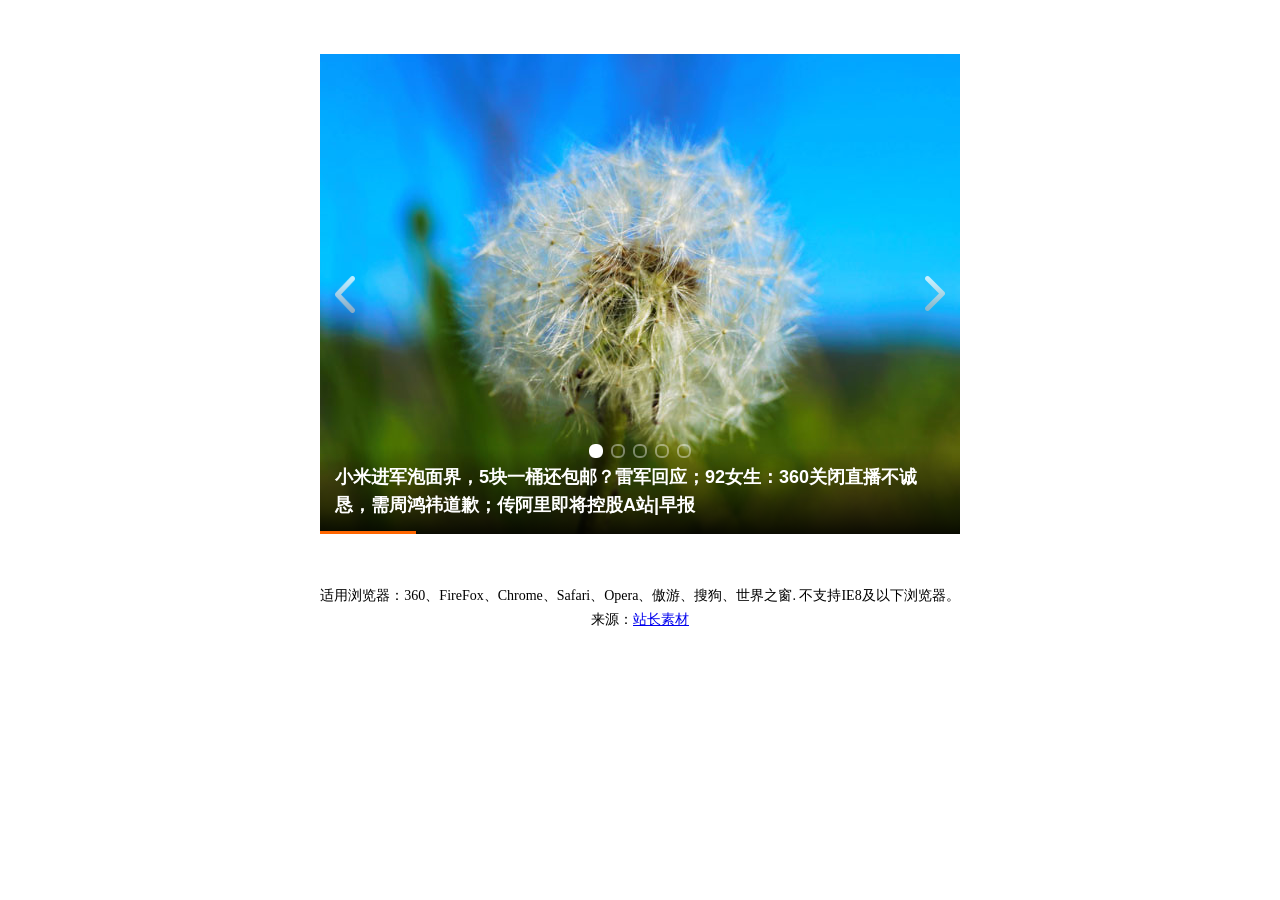
<file: 03轮播图/3进度条轮播/jiaoben5611/index.html>
﻿<!doctype html>
<html>
<head>
<meta charset="utf-8">
<title>jQuery带进度条滚动图片轮播代码 - 站长素材</title>
<link rel="stylesheet" href="css/main.css" />
</head>
<body>

<br /><br /><br />

<div class="banner" id="b04">
	<ul>
		<li class="slider-item"><a href="#"><img src="img/01.jpg" alt="小米进军泡面界，5块一桶还包邮？雷军回应；92女生：360关闭直播不诚恳，需周鸿祎道歉；传阿里即将控股A站|早报" width="640" height="480" ><span class="slider-title"><em>小米进军泡面界，5块一桶还包邮？雷军回应；92女生：360关闭直播不诚恳，需周鸿祎道歉；传阿里即将控股A站|早报</em></span></a></li>
		<li class="slider-item"><a href="#"><img src="img/02.jpg" alt="如果你是创业者，你或许应该琢磨琢磨投资人是怎么想的" width="640" height="480" ><span class="slider-title"><em>如果你是创业者，你或许应该琢磨琢磨投资人是怎么想的</em></span></a></li>
		<li class="slider-item"><a href="#"><img src="img/03.jpg" alt="傅盛：生物学思维给我的四个启示" width="640" height="480" ><span class="slider-title"><em>傅盛：生物学思维给我的四个启示</em></span></a></li>
		<li class="slider-item"><a href="#"><img src="img/04.jpg" alt="重仓何小鹏" width="640" height="480" ><span class="slider-title"><em>重仓何小鹏</em></span></a></li>
		<li class="slider-item"><a href="#"><img src="img/05.jpg" alt="深潜：王石的创业" width="640" height="480" ><span class="slider-title"><em>深潜：王石的创业</em></span></a></li>
	</ul>
	<div class="progress"></div>
	<a href="javascript:void(0);" class="unslider-arrow04 prev"><img class="arrow" id="al" src="img/arrowl.png" alt="prev" width="20" height="35"></a>
	<a href="javascript:void(0);" class="unslider-arrow04 next"><img class="arrow" id="ar" src="img/arrowr.png" alt="next" width="20" height="37"></a>
</div>

<script src="js/jquery-1.11.1.min.js"></script>
<script src="js/unslider.min.js"></script>
<script>
$(document).ready(function(e) {
	var progress = $(".progress"),li_width = $("#b04 li").length;
    var unslider04 = $('#b04').unslider({
		dots: true,
		complete:function(index){//自己添加的，官方没有
			progress.animate({"width":(100/li_width)*(index+1)+"%"});
		}
	}),

	data04 = unslider04.data('unslider');
	$('.unslider-arrow04').click(function() {
        var fn = this.className.split(' ')[1];
        data04[fn]();
    });
});
</script>
<div style="text-align:center;margin:50px 0; font:normal 14px/24px 'MicroSoft YaHei';">
<p>适用浏览器：360、FireFox、Chrome、Safari、Opera、傲游、搜狗、世界之窗. 不支持IE8及以下浏览器。</p>
<p>来源：<a href="http://sc.chinaz.com/" target="_blank">站长素材</a></p>
</div>
</body>
</html>
</file>
<file: 16幸运大转盘/css/index.css>
body{margin: 0px;padding: 0px;background: #1e0d45;color: #fff}
#banner{width: 100%;height: auto;position: relative;}
#share{position: absolute;top: 2vw;right: 2vw;width: 22%}
li{list-style: none;color: #303030}
.tit-img,.tit-img>img,.lilv,.lilv>img,.fl3-tit{width: 100%;height: auto;display: block;}
.times{
	width: 80%;height:10vw;line-height: 10vw;margin: 0 auto;background: pink;border-radius: 5vw;font-size: 3.9vw;
	background:-moz-linear-gradient(left,#fb975c,#fb6153);
	background:-webkit-gradient(linear,0 50%,100% 50%,from(#fb975c),to(#fb6153));
	background:-webkit-linear-gradient(left,#fb975c,#fb6153);
	background:-o-linear-gradient(left,#fb975c,#fb6153);
}
.times>p{text-align: center;margin: 0px;}
#gz-b{width: 25%;display: block;margin: 0 auto;}
.fl3-tit{margin-top: 5vw;position: relative;}
#fl3-img{display:block;width: 69%;margin: 0 auto;}
#b-guang{width: 15%;position: absolute;right: 0vw;top: 0vw}
.zp-box{width: 100%;height: auto;position: relative;}
.dp-box{width: 90%;height: auto;margin: 0 auto;margin-top: 5vw;margin-bottom:5vw;}
.dp-box>img,.zhizhen>img{width: 100%}
.zhizhen{width: 30%;height: auto;position: absolute;top:25vw;left: 35vw;}
#cishu-text{color: #d32833;text-align: center;position: absolute;top: 15vw;left: 7vw;font-size: 4vw;font-weight: bold;}
.jl{width: 90%;height: 12vw;line-height: 12vw;margin:0 auto;border-radius: 2vw;color: #b9925b;font-size: 4vw;
	background:-moz-linear-gradient(top,#fff8eb,#fee9c5);
	background:-webkit-gradient(linear,0 50%,100% 50%,from(#fff8eb),to(#fee9c5));
	background:-webkit-linear-gradient(top,#fff8eb,#fee9c5);
	background:-o-linear-gradient(top,#fff8eb,#fee9c5);
}
.jl>p>span{color: #d32833;}
.jl>p{text-align: center;}
#zjjl{margin-right: 4vw}
#look-gz{margin-left: 5vw}
.gdbox{width: 90%;height: auto;margin: 0 auto;
		background:-moz-linear-gradient(top,#fff3de,#fae6c2);
		background:-webkit-gradient(linear,0 50%,100% 50%,from(#fff3de),to(#fae6c2));
		background:-webkit-linear-gradient(top,#fff3de,#fae6c2);
		background:-o-linear-gradient(top,#fff3de,#fae6c2);
}
.gdbox>strong{display: block;color: #303030;text-align: center;padding:3vw 0vw;margin-top:10px;}
.gdbox>p{text-align: center;color: #303030;margin: 0px;background: #b9925b}
#hdtab{display: block;height: auto;}
/*#tab-head{background: #b9925b;}*/
.btn{width: 60%;height: 12vw;line-height: 12vw;background:#f32d3e;margin: 0 auto;text-align: center;color: #fff;border-radius: 6vw;margin-top: 8vw;margin-bottom: 8vw;}
.sm-box{width: 90%;margin:0 auto;font-size: 3.5vw;line-height: 1.7;}
.sm-box>img{display: block;width: 90%;margin: 0 auto;}
#tzbtn{text-decoration: none;color: #fff}
.zz{width: 100%;height: 100%;position: fixed;z-index: 500;top: 0px;background:rgba(0,0,0, 0.7);display: none;}
.cjfx,.zpgz,.zj,.wcs,.today,.jl-tk{width: 80%;height: auto;position: fixed;z-index: 600;top: 22%;left: 10%;display: none;}
#cjgz-img{width: 100%;position: relative;}
.cjgz-c{ width: 12%;position: absolute;z-index: 601;top: -13vw;right: -17px}
.zj-content{width: 80%;height: 10vw;line-height: 10vw;background: #dcc49a;margin: 0 auto;text-align: center;position: absolute;top: 30vw;left: 10%;z-index: 650}
.zj-content>p{margin: 0px;color: #080a11;font-size: 4vw}
#mytime{margin-right:9vw }
#myjl{margin-left: 12vw}
ul{padding: 0px;width: 100%;height: 190px;overflow:auto;display: block;color: #080a11;font-size: 4vw;}
@media screen  and (max-width: 320px) {/* 设置中奖纪录iphone5的高度 */
	ul{height: 160px}
}
li>span:nth-child(1){margin-right: 7vw}
li>span:nth-child(2){margin-left: 7vw}
#tit>span:nth-child(1){margin-right: 8vw;}
#tit>span:nth-child(2){margin-left: 12vw}
#tit{width: 80%;margin: 0 auto;height: 8vw;line-height: 8vw;color: #fff;}
/*中奖滚动*/
.zhongj-bbk{width:89.1%;height:auto;margin:0 auto;padding-top:10px;}
.zhongj-bt,.zhongj-bb{width:90%;height:35px;font-size:16px;font-weight: 700;border-radius: 10px;margin:0 auto;line-height: 35px;text-align: center;}
.shouj,.phone{width:55%;height:100%;float:left;}
.jj,.money{width:45%;height:100%;float:left;}
.zhongj-bbk{padding-top:5px;padding-bottom:8px;}
.zhongj-bb{height:140px;font-weight: 400;}
.zhongj-bbl{width:55%;height:140px;float:left;}
.zhongj-bbr{width:45%;height:140px;float:left;}

.wcs-img,.tz-img,.zj-img{position: relative;width: 100%}
.ok-img{position: absolute;width: 50%;bottom: 5vw;left: 25%}
.texts{position: absolute;width: 80%;top: 5vw;left: 10%;text-align: center;color: #303030;line-height: 1.7;font-weight: bold;font-size: 4.5vw}
</file>
<file: 08分版块上下滚动/scroll/css/demo.css>
html {
	height: 100%;
}
body, div, h1, h2, h3, h4, h5, h6, p, ol, ul, table, a, img {
	margin: 0;
	padding: 0;
	border: 0;
	outline: 0;
	background: transparent;
}
body {
	height: 100%;
	font-family: 'Open Sans', 'Helvetica Neue', Arial sans-serif;
	font-size: 14px;
	line-height: 20px;
	color: #333;
	background: #eee;
}
ol, ul {
	display: block;
	list-style: none;
}
a, a:focus, input, textarea {
	outline: none;
}
a, a:link, a:visited {
	color: blue;
	font-weight: bold;
	text-decoration: none;
}
a:hover {
	text-decoration: underline;
}

#wrapper {
	position:relative;
	width:100%;
	overflow:hidden;
	min-height: 100%;
}
* html #wrapper {
	height: 100%;
}
#main {
	width: 960px;
	position: relative;
	overflow: visible;
	margin: 0 auto 140px;
	padding: 0;
	/*padding: 0 0 70px; sticky footer */
	background: #fff;
	-webkit-box-shadow: 0px 0px 5px 0px rgba(0, 0, 0, .3);
	-moz-box-shadow: 0px 0px 5px 0px rgba(0, 0, 0, .3);
	box-shadow: 0px 0px 5px 0px rgba(0, 0, 0, .3);
}
.section {
	min-height: 500px;
	padding: 40px;
}
.topNav {
	position: fixed !important;
	width: 100%;
	top: 0;
	left: 0;
	height: 65px;
	background: #fff;
	-webkit-box-shadow: 0px 0px 5px 0px rgba(0, 0, 0, .3);
	-moz-box-shadow: 0px 0px 5px 0px rgba(0, 0, 0, .3);
	box-shadow: 0px 0px 5px 0px rgba(0, 0, 0, .3);
}
.topNav.dark {
	background: #000;
	background: rgba(0, 0, 0, .92);
	border-bottom: 4px solid #222;
}
.topNav ul {
	position: relative;
	overflow: hidden;
	width: 960px;
	margin: 0 auto;
	display: block;
}
.topNavLink {
	float: left;
	margin: 0 5px 0;
}
.topNavLink a {
	display: block;
	height: 18px;
	margin: 15px 0 0;
	line-height: 16px;
	padding: 7px 12px;
	color: #666;
	border: 1px solid #fff;
	font-weight: normal;
}
.white .topNavLink.active a {
	background: #ccc;
	color: #333;
	-webkit-border-radius: 13px;
	-moz-border-radius: 13px;
	border-radius: 13px;
	background: #ffffff; /* Old browsers */
	background: -moz-linear-gradient(top, #fcfcfc 3%, #eeeeee 100%); /* FF3.6+ */
	background: -webkit-gradient(linear, left top, left bottom, color-stop(3%, #fcfcfc), color-stop(100%, #eeeeee)); /* Chrome,Safari4+ */
	background: -webkit-linear-gradient(top, #fcfcfc 3%, #eeeeee 100%); /* Chrome10+,Safari5.1+ */
	background: -o-linear-gradient(top, #fcfcfc 3%, #eeeeee 100%); /* Opera 11.10+ */
	background: -ms-linear-gradient(top, #fcfcfc 3%, #eeeeee 100%); /* IE10+ */
	background: linear-gradient(top, #fcfcfc 3%, #eeeeee 100%); /* W3C */
 filter: progid:DXImageTransform.Microsoft.gradient( startColorstr='#fcfcfc', endColorstr='#eeeeee', GradientType=0 ); /* IE6-9 */
	border-color: #ddd;
}
.dark .topNavLink.active a {
	background: #222;
	color: #fff;
	-webkit-border-radius: 13px;
	-moz-border-radius: 13px;
	border-radius: 13px;
	background: #ffffff; /* Old browsers */
	background: -moz-linear-gradient(top, #4c4c4c 3%, #333333 100%); /* FF3.6+ */
	background: -webkit-gradient(linear, left top, left bottom, color-stop(3%, #4c4c4c), color-stop(100%, #333333)); /* Chrome,Safari4+ */
	background: -webkit-linear-gradient(top, #4c4c4c 3%, #333333 100%); /* Chrome10+,Safari5.1+ */
	background: -o-linear-gradient(top, #4c4c4c 3%, #333333 100%); /* Opera 11.10+ */
	background: -ms-linear-gradient(top, #4c4c4c 3%, #333333 100%); /* IE10+ */
	background: linear-gradient(top, #4c4c4c 3%, #333333 100%); /* W3C */
 filter: progid:DXImageTransform.Microsoft.gradient( startColorstr='#4c4c4c', endColorstr='#333333', GradientType=0 ); /* IE6-9 */
	border: none;
}
.dark .topNavLink a {
	border: none;
}
.white .topNavLink a:hover {
	color: #444444;
	text-decoration: none;
}
.dark .topNavLink a:hover {
	color: #ccc;
	text-decoration: none;
}
.topNav .colors {
	position: relative;
	overflow: hidden;
	float: right;
	width: 100px;
	margin: 22px 0 0;
}
.topNav .colors span {
	display: block;
	position: relative;
	overflow: hidden;
	width: 14px;
	height: 0;
	padding: 14px 0 0;
	-webkit-border-radius: 3px;
	-moz-border-radius: 3px;
	border-radius: 3px;
	cursor: pointer;
	float: left;
}
.topNav .colors .label {
	width: 40px;
	font-size: 10px;
	padding: 0;
	height: 16px;
	line-height: 16px;
	color: #999;
}
.topNav .colors span.white {
	background: #fff;
	border: 1px solid #fff;
}
.topNav .colors span.dark {
	background: #111;
	border: 1px solid #000;
	margin: 0 0 0 5px;
}
.topNav .colors.white span.white {
	border: 1px solid #999;
}
.topNav .colors.dark span.dark {
	background: #000;
	border: 1px solid #999;
}
.pageScroll {
	position: fixed !important;
	top: 50%;
	left: 50%;
	margin-top: -250px;
	width: 167px;
	border: 7px solid #fff;
	-webkit-border-radius: 15px;
	-moz-border-radius: 15px;
	border-radius: 15px;
	-webkit-box-shadow: 0px 0px 5px 0px rgba(0, 0, 0, .3);
	-moz-box-shadow: 0px 0px 5px 0px rgba(0, 0, 0, .3);
	box-shadow: 0px 0px 5px 0px rgba(0, 0, 0, .3);
}
.pageScroll.left {
	margin-left: -680px;
}
.pageScroll.right {
	margin-left: 500px;
}
.scrollNav a {
	display: block;
	color: #666;
	font-weight: normal;
	padding: 8px 10px;
	background: #f9f9f9; /* Old browsers */
	background: -moz-linear-gradient(top, #f9f9f9 0%, #f3f3f3 100%); /* FF3.6+ */
	background: -webkit-gradient(linear, left top, left bottom, color-stop(0%, #f9f9f9), color-stop(100%, #f3f3f3)); /* Chrome,Safari4+ */
	background: -webkit-linear-gradient(top, #f9f9f9 0%, #f3f3f3 100%); /* Chrome10+,Safari5.1+ */
	background: -o-linear-gradient(top, #f9f9f9 0%, #f3f3f3 100%); /* Opera 11.10+ */
	background: -ms-linear-gradient(top, #f9f9f9 0%, #f3f3f3 100%); /* IE10+ */
	background: linear-gradient(top, #f9f9f9 0%, #f3f3f3 100%); /* W3C */
 filter: progid:DXImageTransform.Microsoft.gradient( startColorstr='#f9f9f9', endColorstr='#f3f3f3', GradientType=0 ); /* IE6-9 */
	border-top: 1px solid #fcfcfc;
}
.scrollNav {
	border-top: 1px solid #ebeded;
}
.scrollNav_1, .scrollNav_1 a {
	border:none;
	-webkit-border-top-left-radius: 10px;
	-webkit-border-top-right-radius: 10px;
	-moz-border-radius-topleft: 10px;
	-moz-border-radius-topright: 10px;
	border-top-left-radius: 10px;
	border-top-right-radius: 10px;
}
.scrollNav a:hover {
	color: #444;
	text-decoration: none;
}
li.scrollNav.active a {
	background: #fff;
	color: #333;
	font-weight: bold;
}
#div_box {
	position: fixed;
	z-index: 999;
	height: 94%;
	top: 3%;
	right: 5%;
	width: 20px;
	text-align: center;
}
#div_box a {
	display: block;
	position: absolute;
	padding: 12px 10px 5px;
	-webkit-border-radius: 15px;
	-moz-border-radius: 15px;
	border-radius: 15px;
	-webkit-box-shadow: 1px 1px 5px 0px rgba(0, 0, 0, .3);
	-moz-box-shadow: 1px 1px 5px 0px rgba(0, 0, 0, .3);
	box-shadow: 1px 1px 5px 0px rgba(0, 0, 0, .3);
}
#div_box.light a {
	border: 7px solid #fff;
	background: #f8f6f6; /* Old browsers */
	background: -moz-linear-gradient(top, #f8f6f6 0%, #e8e7e7 100%); /* FF3.6+ */
	background: -webkit-gradient(linear, left top, left bottom, color-stop(0%, #f8f6f6), color-stop(100%, #e8e7e7)); /* Chrome,Safari4+ */
	background: -webkit-linear-gradient(top, #f8f6f6 0%, #e8e7e7 100%); /* Chrome10+,Safari5.1+ */
	background: -o-linear-gradient(top, #f8f6f6 0%, #e8e7e7 100%); /* Opera 11.10+ */
	background: -ms-linear-gradient(top, #f8f6f6 0%, #e8e7e7 100%); /* IE10+ */
	background: linear-gradient(top, #f8f6f6 0%, #e8e7e7 100%); /* W3C */
 filter: progid:DXImageTransform.Microsoft.gradient( startColorstr='#f8f6f6', endColorstr='#e8e7e7', GradientType=0 ); /* IE6-9 */
}
#div_box.dark a {
	border: 7px solid #1c1c1c;
	-webkit-box-shadow: 1px 1px 5px 0px rgba(0, 0, 0, .3);
	-moz-box-shadow: 1px 1px 5px 0px rgba(0, 0, 0, .3);
	box-shadow: 1px 1px 5px 0px rgba(0, 0, 0, .3);
	background: #f8f6f6; /* Old browsers */
	background: -moz-linear-gradient(top, #3f3f3f 0%, #292929 100%); /* FF3.6+ */
	background: -webkit-gradient(linear, left top, left bottom, color-stop(0%, #3f3f3f), color-stop(100%, #292929)); /* Chrome,Safari4+ */
	background: -webkit-linear-gradient(top, #3f3f3f 0%, #292929 100%); /* Chrome10+,Safari5.1+ */
	background: -o-linear-gradient(top, #3f3f3f 0%, #292929 100%); /* Opera 11.10+ */
	background: -ms-linear-gradient(top, #3f3f3f 0%, #292929 100%); /* IE10+ */
	background: linear-gradient(top, #3f3f3f 0%, #292929 100%); /* W3C */
 filter: progid:DXImageTransform.Microsoft.gradient( startColorstr='#3f3f3f', endColorstr='#292929', GradientType=0 ); /* IE6-9 */
}
#div_box a:hover {
	text-decoration: none;
	color: #fff;
}
#div_box a.next {
	bottom: 0;
}
#div_box a.prev {
	top: 0;
}
</file>
<file: 16幸运大转盘/jiaoben4521/css/kinerLottery.css>
@charset "UTF-8";
html { font-size: 20px; }
@media only screen and (min-width:401px) {
    html { font-size: 25px !important; }
}
@media only screen and (min-width:428px) {
    html { font-size: 26.75px !important; }
}
@media only screen and (min-width:481px) {
    html { font-size: 30px !important; }
}
@media only screen and (min-width:569px) {
    html { font-size: 35px !important; }
}
@media only screen and (min-width:641px) {
    html { font-size: 40px !important; }
}
html, body { padding: 0; margin: 0; background: #fffeea; height: 100%; }
p, li, b, span, div, strong, h1, h2, h3, h4, h5, h6, a, ul { margin: 0; padding: 0; text-decoration: none; list-style: none; -webkit-user-select: none; -moz-user-select: none; -ms-user-select: none; user-select: none; }
.box { width: 14rem; height: 14rem; position: relative; margin: 0 auto; position: absolute; top: 50%; left: 50%; transform: translate(-50%, -50%); -webkit-transform: translate(-50%, -50%); -moz-transform: translate(-50%, -50%); -ms-transform: translate(-50%, -50%); -o-transform: translate(-50%, -50%); }
.box .outer { width: 100%; height: 100%; position: absolute; z-index: 1; top: 0; left: 0; transform: rotate(0deg); -webkit-transform: rotate(0deg); -moz-transform: rotate(0deg); -ms-transform: rotate(0deg); -o-transform: rotate(0deg); }
.box .outer img { width: 100%; }
.box .inner { position: relative; width: 5rem; height: 5rem; left: 50%; top: 50%; -webkit-transform: translate(-50%, -50%); -moz-transform: translate(-50%, -50%); -ms-transform: translate(-50%, -50%); -o-transform: translate(-50%, -50%); transform: translate(-50%, -50%); z-index: 2; background-image: url(../images/arrow.png); background-size: auto 5rem; background-repeat: no-repeat; }
.box .inner.start:active { -webkit-transform: translate(-50%, -50%) scale(.95); -moz-transform: translate(-50%, -50%) scale(.95); -ms-transform: translate(-50%, -50%) scale(.95); -o-transform: translate(-50%, -50%) scale(.95); transform: translate(-50%, -50%) scale(.95); }
.box .inner.start { background-position: 0 0; }
.box .inner.no-start { background-position: -5rem 0; }
.box .inner.completed { background-position: -10rem 0; }
</file>
<file: 03轮播图/1边栏目过渡/sidebar-transitions/css/demo.css>
body {
	background: #444;
	color: #48a770;
	font-weight: 300;
	font-family: 'Lato', Calibri, Arial, sans-serif;
}

a {
	text-decoration: none;
	color: #48a770;
	outline: none;
}

a:hover, a:focus {
	color: #2c774b;
	outline: none;
}

/* Clearfix hack by Nicolas Gallagher: http://nicolasgallagher.com/micro-clearfix-hack/ */
.clearfix:before,
.clearfix:after {
	display: table;
	content: " ";
}

.clearfix:after {
	clear: both;
}

.codrops-header,
.codrops-top {
	font-family: 'Lato', Arial, sans-serif;
}

.codrops-header {
	margin: 0 auto 3em;
	padding: 3em;
	text-align: center;
}

.codrops-header h1 {
	margin: 0;
	font-weight: 300;
	font-size: 2.625em;
	line-height: 1.3;
}

.codrops-header span {
	display: block;
	padding: 0 0 0.6em 0.1em;
	font-size: 60%;
	color: #aca89a;
}

/* To Navigation Style */
.codrops-top {
	width: 100%;
	text-transform: uppercase;
	font-size: 0.69em;
	line-height: 2.2;
	font-weight: 400;
	background: rgba(255,255,255,0.3);
}

.codrops-top a {
	display: inline-block;
	padding: 0 1em;
	text-decoration: none;
	letter-spacing: 0.1em;
}

.codrops-top a:hover {
	background: rgba(255,255,255,0.4);
	color: #333;
}

.codrops-top span.right {
	float: right;
}

.codrops-top span.right a {
	display: block;
	float: left;
}

.codrops-icon:before {
	margin: 0 4px;
	text-transform: none;
	font-weight: normal;
	font-style: normal;
	font-variant: normal;
	font-family: 'codropsicons';
	line-height: 1;
	speak: none;
	-webkit-font-smoothing: antialiased;
}

.codrops-icon-drop:before {
	content: "\e001";
}

.codrops-icon-prev:before {
	content: "\e004";
}

.main {
	max-width: 69em;
	margin: 0 auto;
}

.column {
	float: left;
	width: 50%;
	padding: 0 2em;
	min-height: 300px;
	position: relative;
	text-align: right;
}

.column:nth-child(2) {
	box-shadow: -1px 0 0 rgba(0,0,0,0.1);
	text-align: left;
}

.column p {
	font-weight: 300;
	font-size: 2em;
	padding: 0 0 0.5em;
	margin: 0;
	line-height: 1.5;
}

button {
	border: none;
	padding: 0.6em 1.2em;
	background: #388a5a;
	color: #fff;
	font-family: 'Lato', Calibri, Arial, sans-serif;
	font-size: 1em;
	letter-spacing: 1px;
	text-transform: uppercase;
	cursor: pointer;
	display: inline-block;
	margin: 3px 2px;
	border-radius: 2px;
}

button:hover {
	background: #2c774b;
}

.info {
	text-align: center;
	font-size: 1.5em;
	margin-top: 3em;
	clear: both;
	padding: 3em 0;
	opacity: 0.7;
	color: #aca89a;
}

.info a {
	font-weight: 700;
	font-size: 0.9em;
}

@media screen and (max-width: 46.0625em) {
	.column {
		width: 100%;
		min-width: auto;
		min-height: auto;
		padding: 2em; 
		text-align: center;
	}

	.column p {
		font-size: 1.5em;
	}

	.column:nth-child(2) {
		text-align: center;
		box-shadow: 0 -1px 0 rgba(0,0,0,0.1);
	}
}

@media screen and (max-width: 25em) {

	.codrops-header {
		font-size: 80%;
	}

	.codrops-top {
		font-size: 120%;
	}

	.codrops-icon span {
		display: none;
	}

}
</file>
<file: 03轮播图/1边栏目过渡/sidebar-transitions/css/icons.css>
@font-face {
	font-family: 'linecons';
	src:url('../fonts/linecons/linecons.eot');
	src:url('../fonts/linecons/linecons.eot?#iefix') format('embedded-opentype'),
		url('../fonts/linecons/linecons.woff') format('woff'),
		url('../fonts/linecons/linecons.ttf') format('truetype'),
		url('../fonts/linecons/linecons.svg#linecons') format('svg');
	font-weight: normal;
	font-style: normal;
}

.icon:before {
	font-family: 'linecons';
	speak: none;
	font-style: normal;
	font-weight: normal;
	font-variant: normal;
	text-transform: none;
	line-height: 1;
	display: inline-block;
	vertical-align: bottom;
	margin-right: 0.8em;
	font-size: 1.2em;
	-webkit-font-smoothing: antialiased;
}
.icon-female:before {
	content: "\f182";
}
.icon-male:before {
	content: "\f183";
}
.icon-arrow-left:before {
	content: "\e032";
}
.icon-arrow-left-2:before {
	content: "\e034";
}
.icon-arrow-left-3:before {
	content: "\e036";
}
.icon-arrow-left-4:before {
	content: "\e038";
}
.icon-arrow-right:before {
	content: "\e035";
}
.icon-arrow-right-2:before {
	content: "\e037";
}
.icon-arrow-right-3:before {
	content: "\e039";
}
.icon-arrow-right-4:before {
	content: "\e033";
}

.icon-phone:before {
	content: "\e000";
}
.icon-news:before {
	content: "\e001";
}
.icon-photo:before {
	content: "\e002";
}
.icon-shop:before {
	content: "\e003";
}
.icon-wallet:before {
	content: "\e004";
}
.icon-t-shirt:before {
	content: "\e005";
}
.icon-heart:before {
	content: "\e006";
}
.icon-cloud:before {
	content: "\e007";
}
.icon-display:before {
	content: "\e008";
}
.icon-diamond:before {
	content: "\e009";
}
.icon-banknote:before {
	content: "\e00a";
}
.icon-data:before {
	content: "\e00b";
}
.icon-music:before {
	content: "\e00c";
}
.icon-location:before {
	content: "\e00d";
}
.icon-star:before {
	content: "\e00e";
}
.icon-tv:before {
	content: "\e00f";
}
.icon-eye:before {
	content: "\e010";
}
.icon-megaphone:before {
	content: "\e011";
}
.icon-study:before {
	content: "\e012";
}
.icon-bubble:before {
	content: "\e013";
}
.icon-sound:before {
	content: "\e014";
}
.icon-video:before {
	content: "\e015";
}
.icon-stack:before {
	content: "\e016";
}
.icon-lab:before {
	content: "\e017";
}
.icon-food:before {
	content: "\e018";
}
.icon-cup:before {
	content: "\e019";
}
.icon-trash:before {
	content: "\e01a";
}
.icon-user:before {
	content: "\e01b";
}
.icon-key:before {
	content: "\e01c";
}
.icon-fire:before {
	content: "\e01d";
}
.icon-clip:before {
	content: "\e01e";
}
.icon-mail:before {
	content: "\e01f";
}
.icon-search:before {
	content: "\e020";
}
.icon-settings:before {
	content: "\e021";
}
.icon-like:before {
	content: "\e022";
}
.icon-calendar:before {
	content: "\e023";
}
.icon-camera:before {
	content: "\e024";
}
.icon-tag:before {
	content: "\e025";
}
.icon-note:before {
	content: "\e026";
}
.icon-clock:before {
	content: "\e027";
}
.icon-lock:before {
	content: "\e028";
}
.icon-vynil:before {
	content: "\e029";
}
.icon-truck:before {
	content: "\e02a";
}
.icon-paperplane:before {
	content: "\e02b";
}
.icon-bulb:before {
	content: "\e02c";
}
.icon-pen:before {
	content: "\e02d";
}
.icon-params:before {
	content: "\e02e";
}
.icon-world:before {
	content: "\e02f";
}
</file>
<file: 03轮播图/1边栏目过渡/sidebar-transitions/css/component.css>
*,
*:after,
*::before {
	-moz-box-sizing: border-box;
	box-sizing: border-box;
}

html,
body,
.st-container,
.st-pusher,
.st-content {
	height: 100%;
}

.st-content {
	overflow-y: scroll;
	background: #f3efe0;
}

.st-content,
.st-content-inner {
	position: relative;
}

.st-container {
	position: relative;
	overflow: hidden;
}

.st-pusher {
	position: relative;
	left: 0;
	z-index: 99;
	height: 100%;
	-webkit-transition: -webkit-transform 0.5s;
	transition: transform 0.5s;
}

.st-pusher::after {
	position: absolute;
	top: 0;
	right: 0;
	width: 0;
	height: 0;
	background: rgba(0,0,0,0.2);
	content: '';
	opacity: 0;
	-webkit-transition: opacity 0.5s, width 0.1s 0.5s, height 0.1s 0.5s;
	transition: opacity 0.5s, width 0.1s 0.5s, height 0.1s 0.5s;
}

.st-menu-open .st-pusher::after {
	width: 100%;
	height: 100%;
	opacity: 1;
	-webkit-transition: opacity 0.5s;
	transition: opacity 0.5s;
}

.st-menu {
	position: absolute;
	top: 0;
	left: 0;
	z-index: 100;
	visibility: hidden;
	width: 300px;
	height: 100%;
	background: #48a770;
	-webkit-transition: all 0.5s;
	transition: all 0.5s;
}

.st-menu::after {
	position: absolute;
	top: 0;
	right: 0;
	width: 100%;
	height: 100%;
	background: rgba(0,0,0,0.2);
	content: '';
	opacity: 1;
	-webkit-transition: opacity 0.5s;
	transition: opacity 0.5s;
}

.st-menu-open .st-menu::after {
	width: 0;
	height: 0;
	opacity: 0;
	-webkit-transition: opacity 0.5s, width 0.1s 0.5s, height 0.1s 0.5s;
	transition: opacity 0.5s, width 0.1s 0.5s, height 0.1s 0.5s;
}

/* content style */

.st-menu ul {
	margin: 0;
	padding: 0;
	list-style: none;
}

.st-menu h2 {
	margin: 0;
	padding: 1em;
	color: rgba(0,0,0,0.4);
	text-shadow: 0 0 1px rgba(0,0,0,0.1);
	font-weight: 300;
	font-size: 2em;
}

.st-menu ul li a {
	display: block;
	padding: 1em 1em 1em 1.2em;
	outline: none;
	box-shadow: inset 0 -1px rgba(0,0,0,0.2);
	color: #f3efe0;
	text-transform: uppercase;
	text-shadow: 0 0 1px rgba(255,255,255,0.1);
	letter-spacing: 1px;
	font-weight: 400;
	-webkit-transition: background 0.3s, box-shadow 0.3s;
	transition: background 0.3s, box-shadow 0.3s;
}

.st-menu ul li:first-child a {
	box-shadow: inset 0 -1px rgba(0,0,0,0.2), inset 0 1px rgba(0,0,0,0.2);
}

.st-menu ul li a:hover {
	background: rgba(0,0,0,0.2);
	box-shadow: inset 0 -1px rgba(0,0,0,0);
	color: #fff;
}

/* Individual effects */

/* Effect 1: Slide in on top */
.st-effect-1.st-menu {
	visibility: visible;
	-webkit-transform: translate3d(-100%, 0, 0);
	transform: translate3d(-100%, 0, 0);
}

.st-effect-1.st-menu-open .st-effect-1.st-menu {
	visibility: visible;
	-webkit-transform: translate3d(0, 0, 0);
	transform: translate3d(0, 0, 0);
}

.st-effect-1.st-menu::after {
	display: none;
}

/* Effect 2: Reveal */
.st-effect-2.st-menu-open .st-pusher {
	-webkit-transform: translate3d(300px, 0, 0);
	transform: translate3d(300px, 0, 0);
}

.st-effect-2.st-menu {
	z-index: 1;
}

.st-effect-2.st-menu-open .st-effect-2.st-menu {
	visibility: visible;
	-webkit-transition: -webkit-transform 0.5s;
	transition: transform 0.5s;
}

.st-effect-2.st-menu::after {
	display: none;
}

/* Effect 3: Push*/
.st-effect-3.st-menu-open .st-pusher {
	-webkit-transform: translate3d(300px, 0, 0);
	transform: translate3d(300px, 0, 0);
}

.st-effect-3.st-menu {
	-webkit-transform: translate3d(-100%, 0, 0);
	transform: translate3d(-100%, 0, 0);
}

.st-effect-3.st-menu-open .st-effect-3.st-menu {
	visibility: visible;
	-webkit-transition: -webkit-transform 0.5s;
	transition: transform 0.5s;
}

.st-effect-3.st-menu::after {
	display: none;
}

/* Effect 4: Slide along */
.st-effect-4.st-menu-open .st-pusher {
	-webkit-transform: translate3d(300px, 0, 0);
	transform: translate3d(300px, 0, 0);
}

.st-effect-4.st-menu {
	z-index: 1;
	-webkit-transform: translate3d(-50%, 0, 0);
	transform: translate3d(-50%, 0, 0);
}

.st-effect-4.st-menu-open .st-effect-4.st-menu {
	visibility: visible;
	-webkit-transition: -webkit-transform 0.5s;
	transition: transform 0.5s;
	-webkit-transform: translate3d(0, 0, 0);
	transform: translate3d(0, 0, 0);
}

.st-effect-4.st-menu::after {
	display: none;
}

/* Effect 5: Reverse slide out */
.st-effect-5.st-menu-open .st-pusher {
	-webkit-transform: translate3d(300px, 0, 0);
	transform: translate3d(300px, 0, 0);
}

.st-effect-5.st-menu {
	z-index: 1;
	-webkit-transform: translate3d(50%, 0, 0);
	transform: translate3d(50%, 0, 0);
}

.st-effect-5.st-menu-open .st-effect-5.st-menu {
	visibility: visible;
	-webkit-transition: -webkit-transform 0.5s;
	transition: transform 0.5s;
	-webkit-transform: translate3d(0, 0, 0);
	transform: translate3d(0, 0, 0);
}

/* Effect 6: Rotate pusher */

.st-effect-6.st-container {
	-webkit-perspective: 1500px;
	perspective: 1500px;
}

.st-effect-6 .st-pusher {
	-webkit-transform-origin: 0% 50%;
	transform-origin: 0% 50%;
	-webkit-transform-style: preserve-3d;
	transform-style: preserve-3d;
}

.st-effect-6.st-menu-open .st-pusher {
	-webkit-transform: translate3d(300px, 0, 0) rotateY(-15deg);
	transform: translate3d(300px, 0, 0) rotateY(-15deg);
}

.st-effect-6.st-menu {
	-webkit-transform: translate3d(-100%, 0, 0);
	transform: translate3d(-100%, 0, 0);
	-webkit-transform-origin: 100% 50%;
	transform-origin: 100% 50%;
	-webkit-transform-style: preserve-3d;
	transform-style: preserve-3d;
}

.st-effect-6.st-menu-open .st-effect-6.st-menu {
	visibility: visible;
	-webkit-transition: -webkit-transform 0.5s;
	transition: transform 0.5s;
	-webkit-transform: translate3d(-100%, 0, 0) rotateY(15deg);
	transform: translate3d(-100%, 0, 0) rotateY(15deg);
}

.st-effect-6.st-menu::after {
	display: none;
}

/* Effect 7: 3D rotate in */

.st-effect-7.st-container {
	-webkit-perspective: 1500px;
	perspective: 1500px;
	-webkit-perspective-origin: 0% 50%;
	perspective-origin: 0% 50%;
}

.st-effect-7 .st-pusher {
	-webkit-transform-style: preserve-3d;
	transform-style: preserve-3d;
}

.st-effect-7.st-menu-open .st-pusher {
	-webkit-transform: translate3d(300px, 0, 0);
	transform: translate3d(300px, 0, 0);
}

.st-effect-7.st-menu {
	-webkit-transform: translate3d(-100%, 0, 0) rotateY(-90deg);
	transform: translate3d(-100%, 0, 0) rotateY(-90deg);
	-webkit-transform-origin: 100% 50%;
	transform-origin: 100% 50%;
	-webkit-transform-style: preserve-3d;
	transform-style: preserve-3d;
}

.st-effect-7.st-menu-open .st-effect-7.st-menu {
	visibility: visible;
	-webkit-transition: -webkit-transform 0.5s;
	transition: transform 0.5s;
	-webkit-transform: translate3d(-100%, 0, 0) rotateY(0deg);
	transform: translate3d(-100%, 0, 0) rotateY(0deg);
}

/* Effect 8: 3D rotate out */

.st-effect-8.st-container {
	-webkit-perspective: 1500px;
	perspective: 1500px;
	-webkit-perspective-origin: 0% 50%;
	perspective-origin: 0% 50%;
}

.st-effect-8 .st-pusher {
	-webkit-transform-style: preserve-3d;
	transform-style: preserve-3d;
}

.st-effect-8.st-menu-open .st-pusher {
	-webkit-transform: translate3d(300px, 0, 0);
	transform: translate3d(300px, 0, 0);
}

.st-effect-8.st-menu {
	-webkit-transform: translate3d(-100%, 0, 0) rotateY(90deg);
	transform: translate3d(-100%, 0, 0) rotateY(90deg);
	-webkit-transform-origin: 100% 50%;
	transform-origin: 100% 50%;
	-webkit-transform-style: preserve-3d;
	transform-style: preserve-3d;
}

.st-effect-8.st-menu-open .st-effect-8.st-menu {
	visibility: visible;
	-webkit-transition: -webkit-transform 0.5s;
	transition: transform 0.5s;
	-webkit-transform: translate3d(-100%, 0, 0) rotateY(0deg);
	transform: translate3d(-100%, 0, 0) rotateY(0deg);
}

.st-effect-8.st-menu::after {
	display: none;
}

/* Effect 9: Scale down pusher */

.st-effect-9.st-container {
	-webkit-perspective: 1500px;
	perspective: 1500px;
}

.st-effect-9 .st-pusher {
	-webkit-transform-style: preserve-3d;
	transform-style: preserve-3d;
}

.st-effect-9.st-menu-open .st-pusher {
	-webkit-transform: translate3d(0, 0, -300px);
	transform: translate3d(0, 0, -300px);
}

.st-effect-9.st-menu {
	opacity: 1;
	-webkit-transform: translate3d(-100%, 0, 0);
	transform: translate3d(-100%, 0, 0);
}

.st-effect-9.st-menu-open .st-effect-9.st-menu {
	visibility: visible;
	-webkit-transition: -webkit-transform 0.5s;
	transition: transform 0.5s;
	-webkit-transform: translate3d(0, 0, 0);
	transform: translate3d(0, 0, 0);
}

.st-effect-9.st-menu::after {
	display: none;
}

/* Effect 10: Scale up */

.st-effect-10.st-container {
	-webkit-perspective: 1500px;
	perspective: 1500px;
	-webkit-perspective-origin: 0% 50%;
	perspective-origin: 0% 50%;
}

.st-effect-10.st-menu-open .st-pusher {
	-webkit-transform: translate3d(300px, 0, 0);
	transform: translate3d(300px, 0, 0);
}

.st-effect-10.st-menu {
	z-index: 1;
	opacity: 1;
	-webkit-transform: translate3d(0, 0, -300px);
	transform: translate3d(0, 0, -300px);
}

.st-effect-10.st-menu-open .st-effect-10.st-menu {
	visibility: visible;
	-webkit-transition: -webkit-transform 0.5s;
	transition: transform 0.5s;
	-webkit-transform: translate3d(0, 0, 0);
	transform: translate3d(0, 0, 0);
}

/* Effect 11: Scale and rotate pusher */

.st-effect-11.st-container {
	-webkit-perspective: 1500px;
	perspective: 1500px;
}

.st-effect-11 .st-pusher {
	-webkit-transform-style: preserve-3d;
	transform-style: preserve-3d;
}

.st-effect-11.st-menu-open .st-pusher {
	-webkit-transform: translate3d(100px, 0, -600px) rotateY(-20deg);
	transform: translate3d(100px, 0, -600px) rotateY(-20deg);
}

.st-effect-11.st-menu {
	opacity: 1;
	-webkit-transform: translate3d(-100%, 0, 0);
	transform: translate3d(-100%, 0, 0);
}

.st-effect-11.st-menu-open .st-effect-11.st-menu {
	visibility: visible;
	-webkit-transition: -webkit-transform 0.5s;
	transition: transform 0.5s;
	-webkit-transform: translate3d(0, 0, 0);
	transform: translate3d(0, 0, 0);
}

.st-effect-11.st-menu::after {
	display: none;
}

/* Effect 12: Open door */

.st-effect-12.st-container {
	-webkit-perspective: 1500px;
	perspective: 1500px;
}

.st-effect-12 .st-pusher {
	-webkit-transform-origin: 100% 50%;
	transform-origin: 100% 50%;
	-webkit-transform-style: preserve-3d;
	transform-style: preserve-3d;
}

.st-effect-12.st-menu-open .st-pusher {
	-webkit-transform: rotateY(-10deg);
	transform: rotateY(-10deg);
}

.st-effect-12.st-menu {
	opacity: 1;
	-webkit-transform: translate3d(-100%, 0, 0);
	transform: translate3d(-100%, 0, 0);
}

.st-effect-12.st-menu-open .st-effect-12.st-menu {
	visibility: visible;
	-webkit-transition: -webkit-transform 0.5s;
	transition: transform 0.5s;
	-webkit-transform: translate3d(0, 0, 0);
	transform: translate3d(0, 0, 0);
}

.st-effect-12.st-menu::after {
	display: none;
}

/* Effect 13: Fall down */

.st-effect-13.st-container {
	-webkit-perspective: 1500px;
	perspective: 1500px;
	-webkit-perspective-origin: 0% 50%;
	perspective-origin: 0% 50%;
}

.st-effect-13.st-menu-open .st-pusher {
	-webkit-transform: translate3d(300px, 0, 0);
	transform: translate3d(300px, 0, 0);
}

.st-effect-13.st-menu {
	z-index: 1;
	opacity: 1;
	-webkit-transform: translate3d(0, -100%, 0);
	transform: translate3d(0, -100%, 0);
}

.st-effect-13.st-menu-open .st-effect-13.st-menu {
	visibility: visible;
	-webkit-transition-timing-function: ease-in-out;
	transition-timing-function: ease-in-out;
	-webkit-transition-property: -webkit-transform;
	transition-property: transform;
	-webkit-transform: translate3d(0, 0, 0);
	transform: translate3d(0, 0, 0);
	-webkit-transition-speed: 0.2s;
	transition-speed: 0.2s;
}

/* Effect 14: Delayed 3D rotate */

.st-effect-14.st-container {
	-webkit-perspective: 1500px;
	perspective: 1500px;
	-webkit-perspective-origin: 0% 50%;
	perspective-origin: 0% 50%;
}

.st-effect-14 .st-pusher {
	-webkit-transform-style: preserve-3d;
	transform-style: preserve-3d;
}

.st-effect-14.st-menu-open .st-pusher {
	-webkit-transform: translate3d(300px, 0, 0);
	transform: translate3d(300px, 0, 0);
}

.st-effect-14.st-menu {
	-webkit-transform: translate3d(-100%, 0, 0) rotateY(90deg);
	transform: translate3d(-100%, 0, 0) rotateY(90deg);
	-webkit-transform-origin: 0% 50%;
	transform-origin: 0% 50%;
	-webkit-transform-style: preserve-3d;
	transform-style: preserve-3d;
}

.st-effect-14.st-menu-open .st-effect-14.st-menu {
	visibility: visible;
	-webkit-transition-delay: 0.1s;
	transition-delay: 0.1s;
	-webkit-transition-timing-function: ease-in-out;
	transition-timing-function: ease-in-out;
	-webkit-transition-property: -webkit-transform;
	transition-property: transform;
	-webkit-transform: translate3d(-100%, 0, 0) rotateY(0deg);
	transform: translate3d(-100%, 0, 0) rotateY(0deg);
}

/* Fallback example for browsers that don't support 3D transforms (and no JS fallback) */
.no-csstransforms3d .st-pusher,
.no-js .st-pusher {
	padding-left: 300px;
}
</file>
<file: 03轮播图/3进度条轮播/jiaoben5611/css/main.css>
﻿*{margin:0;padding:0}
html, body {font-family: "Microsoft Yahei", Verdana, sans-serif;}
ul, li{list-style: none;}
address, cite, dfn, em, var {font-style: normal;}

.banner{position: relative;overflow: auto;text-align: center;width:640px;margin:0 auto}
.banner .dots{position:absolute;left:0;right:0;bottom:70px;z-index:3;}
.banner .dots li{display:inline-block;width:10px;height:10px;margin:0 4px;text-indent:-999em;border:2px solid #fff;border-radius:6px;cursor:pointer;opacity:.4;-webkit-transition:background .5s,opacity .5s;-moz-transition:background .5s,opacity .5s;transition:background .5s,opacity .5s}
.banner .dots li.active{background:#fff;opacity:1}
.banner .arrow{position:absolute;width:20px;height:37px;top: 50%; margin-top: -18px; overflow: hidden;z-index: 2; -webkit-transition: all 0.5s; -moz-transition: all 0.5s;  -ms-transition: all 0.5s; -o-transition: all 0.5s; transition: all 0.5s;}
.banner #al{left:15px}
.banner #ar{right:15px}
.banner ul{z-index: 1;width: 600%;overflow: hidden;}
.banner ul .slider-item {width:640px; float: left;height:480px; position: relative; overflow: hidden;}
.banner ul .slider-item .slider-title {position: absolute;left: 0;bottom: 0px;width: 610px;max-height: 56px;padding: 15px;text-align:left;line-height: 28px;color: #fff;font-size: 18px;font-weight: bold;background: -webkit-linear-gradient(top, transparent, rgba(0,0,0,0.9));background: url(../images/slider-info-bg.png) \9;}
.banner .progress{position:absolute;left:0;bottom:0;width:15%;min-height:3px;overflow:hidden;z-index:2;background:#f60}
</file>
